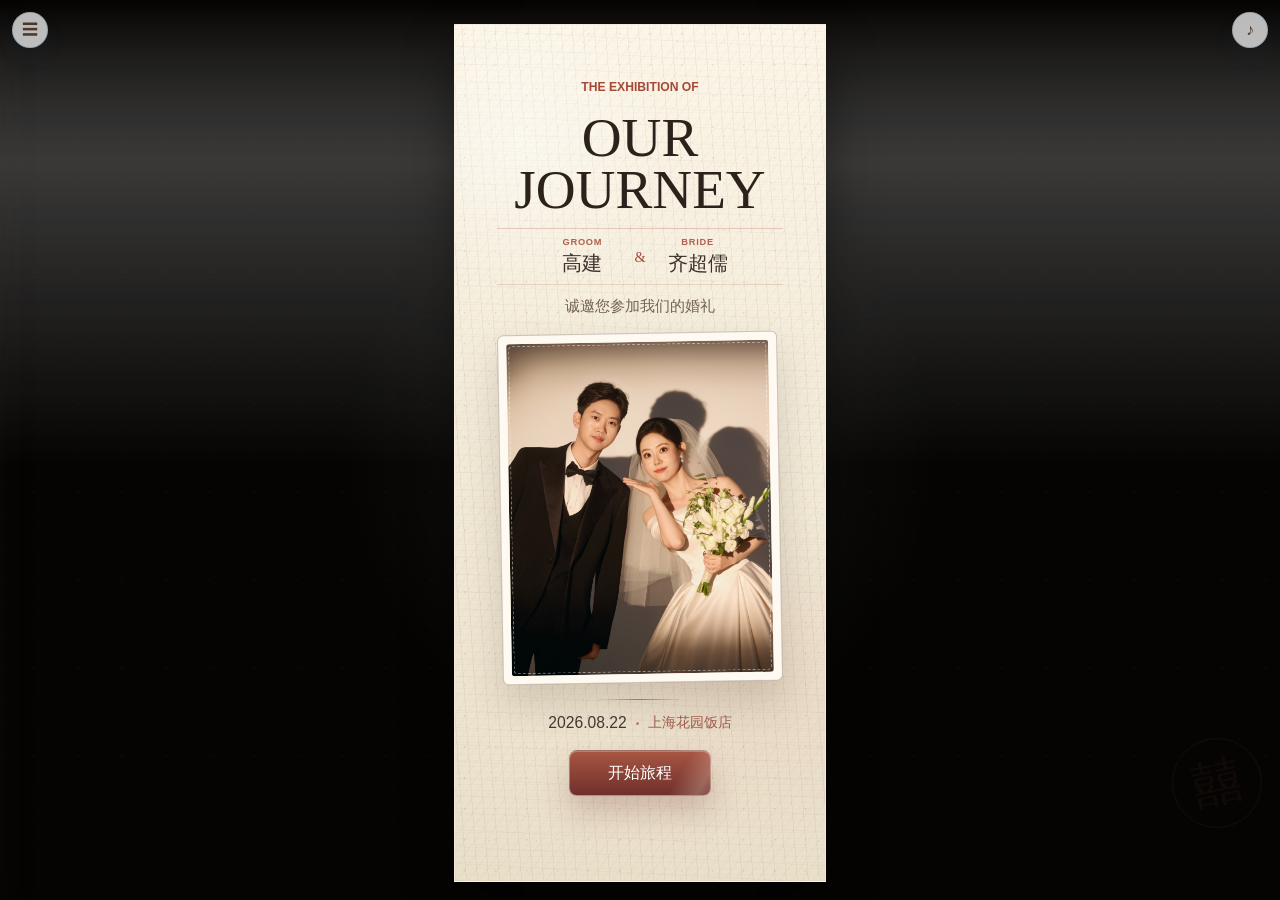
<file: classic.html>
<!doctype html>
<html lang="zh-CN">
  <head>
    <meta charset="utf-8" />
    <meta name="viewport" content="width=device-width, initial-scale=1, viewport-fit=cover" />
    <title>高建 &amp; 齐超儒 · Wedding Experience</title>
    <meta name="description" content="诚邀您参加高建与齐超儒的婚礼：2026年8月22日，上海花园饭店。一起见证属于我们的旅程。" />
    <meta property="og:type" content="website" />
    <meta property="og:locale" content="zh_CN" />
    <meta property="og:title" content="高建 &amp; 齐超儒的婚礼邀请" />
    <meta property="og:description" content="诚邀您参加我们的婚礼：2026年8月22日，上海花园饭店。一起见证属于我们的旅程。" />
    <meta property="og:image" content="https://justin.fangen.net/assets/og-classic-1.jpg" />
    <meta property="og:image:width" content="933" />
    <meta property="og:image:height" content="1400" />
    <meta property="og:image:alt" content="高建与齐超儒婚礼邀请首图" />
    <meta name="twitter:card" content="summary_large_image" />
    <meta name="twitter:title" content="高建 &amp; 齐超儒的婚礼邀请" />
    <meta name="twitter:description" content="2026年8月22日，上海花园饭店。诚邀您参加我们的婚礼。" />
    <meta name="twitter:image" content="https://justin.fangen.net/assets/og-classic-1.jpg" />
    <link rel="stylesheet" href="./styles.css" />
  </head>
  <body class="invite-page classic-page" data-mode="classic">
    <div class="top-controls" aria-label="页面控制">
      <button class="icon-button menu-button ripple-target" type="button" aria-label="打开菜单" aria-expanded="false">☰</button>
      <button class="icon-button sound-button ripple-target" type="button" aria-label="开启音乐" aria-pressed="false">♪</button>
    </div>

    <nav class="nav-drawer" aria-label="经典版导航">
      <a href="#welcome">首页</a>
      <a href="#hall-01">放映厅</a>
      <a href="#ticket">Wedding Ticket</a>
    </nav>

    <main class="screen-stack">
      <section class="scene cover-scene water-scene" id="welcome">
        <div class="scene-inner cover-inner">
          <p class="eyebrow">The Exhibition of</p>
          <h1>Our Journey</h1>
          <p class="cover-subtitle" aria-label="新郎高建，新娘齐超儒">
            <span><small>Groom</small><b>高建</b></span>
            <i aria-hidden="true">&amp;</i>
            <span><small>Bride</small><b>齐超儒</b></span>
          </p>
          <p class="cover-invite-line">诚邀您参加我们的婚礼</p>
          <figure class="cover-photo-frame photo-filled" role="button" tabindex="0" data-lightbox="封面婚纱照" data-caption="旅程从这一张照片开始。" data-lightbox-src="./assets/optimized/封面-large.jpg">
            <img src="./assets/optimized/封面-display.jpg" alt="封面婚纱照" width="933" height="1400" fetchpriority="high" />
          </figure>
          <div class="thin-rule"></div>
          <p class="cover-meta"><time data-field="date">2026.08.22</time><span>上海花园饭店</span></p>
          <button class="primary-button journey-button ripple-target" type="button" data-next="#hall-01" data-journey-start>开始旅程</button>
        </div>
      </section>

      <section class="scene gallery-scene" id="hall-01">
        <article class="scene-inner gallery-panel projector-panel projector-theater" data-projector>
          <header class="scene-heading projector-heading">
            <h2>爱的放映厅</h2>
          </header>
          <p class="story-copy">灯光暗下，胶片开始转动。那些酷酷的、明亮的、烟火里的瞬间，连成一段关于我们的短片。</p>
          <div class="projector-gallery" aria-label="可自动播放并手动滑动的照片集">
            <div class="projector-window projector-window-large" aria-label="连续播放胶片，可左右滑动">
              <div class="film-strip" data-projector-track>
                <button class="film-frame photo-filled ripple-target is-active" type="button" data-projector-frame data-projector-index="0" data-lightbox="酷酷的他" data-caption="他站在那里，像故事刚刚开场。" data-lightbox-src="./assets/optimized/酷男-large.jpg">
                  <img src="./assets/optimized/酷男-display.jpg" alt="酷酷的新郎单人照" width="933" height="1400" decoding="async" />
                </button>
                <button class="film-frame photo-filled ripple-target" type="button" data-projector-frame data-projector-index="1" data-lightbox="酷酷的她" data-caption="她一出现，画面就有了主角。" data-lightbox-src="./assets/optimized/酷女-large.jpg">
                  <img src="./assets/optimized/酷女-display.jpg" alt="酷酷的新娘单人照" width="933" height="1400" decoding="async" />
                </button>
                <button class="film-frame film-frame-wide photo-filled ripple-target" type="button" data-projector-frame data-projector-index="2" data-lightbox="酷酷的我们" data-caption="两个人站在一起，连空气都变得笃定。" data-lightbox-src="./assets/optimized/酷两人-large.jpg">
                  <img src="./assets/optimized/酷两人-display.jpg" alt="新人酷感合照" width="1400" height="933" decoding="async" />
                </button>
                <button class="film-frame photo-filled ripple-target" type="button" data-projector-frame data-projector-index="3" data-lightbox="一起奔向远方" data-caption="在开阔的地方，把快乐交给风。" data-lightbox-src="./assets/optimized/户外举手-large.jpg">
                  <img src="./assets/optimized/户外举手-display.jpg" alt="新人户外举手合照" width="933" height="1400" decoding="async" />
                </button>
                <button class="film-frame film-frame-wide photo-filled ripple-target" type="button" data-projector-frame data-projector-index="4" data-lightbox="幸福定格" data-caption="这一刻的幸福，被温柔地留下来。" data-lightbox-src="./assets/optimized/幸福-large.jpg">
                  <img src="./assets/optimized/幸福-display.jpg" alt="新人幸福合照" width="1400" height="933" decoding="async" />
                </button>
                <button class="film-frame photo-filled ripple-target" type="button" data-projector-frame data-projector-index="5" data-lightbox="烟火与约定" data-caption="在烟花前，把这一刻说成永远。" data-lightbox-src="./assets/optimized/烟花面对-large.jpg">
                  <img src="./assets/optimized/烟花面对-display.jpg" alt="新人面对烟花合照" width="933" height="1400" decoding="async" />
                </button>
                <button class="film-frame photo-filled ripple-target" type="button" data-projector-frame data-projector-index="6" data-lightbox="蓝调烟火" data-caption="夜色和烟火，都成为这份约定的背景。" data-lightbox-src="./assets/optimized/烟花蓝调-large.jpg">
                  <img src="./assets/optimized/烟花蓝调-display.jpg" alt="新人烟花蓝调合照" width="933" height="1400" decoding="async" />
                </button>
                <button class="film-frame photo-filled ripple-target" type="button" data-projector-frame data-projector-index="0" data-lightbox="酷酷的他" data-caption="他站在那里，像故事刚刚开场。" data-lightbox-src="./assets/optimized/酷男-large.jpg" aria-hidden="true" tabindex="-1">
                  <img src="./assets/optimized/酷男-display.jpg" alt="" width="933" height="1400" decoding="async" />
                </button>
                <button class="film-frame photo-filled ripple-target" type="button" data-projector-frame data-projector-index="1" data-lightbox="酷酷的她" data-caption="她一出现，画面就有了主角。" data-lightbox-src="./assets/optimized/酷女-large.jpg" aria-hidden="true" tabindex="-1">
                  <img src="./assets/optimized/酷女-display.jpg" alt="" width="933" height="1400" decoding="async" />
                </button>
                <button class="film-frame film-frame-wide photo-filled ripple-target" type="button" data-projector-frame data-projector-index="2" data-lightbox="酷酷的我们" data-caption="两个人站在一起，连空气都变得笃定。" data-lightbox-src="./assets/optimized/酷两人-large.jpg" aria-hidden="true" tabindex="-1">
                  <img src="./assets/optimized/酷两人-display.jpg" alt="" width="1400" height="933" decoding="async" />
                </button>
                <button class="film-frame photo-filled ripple-target" type="button" data-projector-frame data-projector-index="3" data-lightbox="一起奔向远方" data-caption="在开阔的地方，把快乐交给风。" data-lightbox-src="./assets/optimized/户外举手-large.jpg" aria-hidden="true" tabindex="-1">
                  <img src="./assets/optimized/户外举手-display.jpg" alt="" width="933" height="1400" decoding="async" />
                </button>
                <button class="film-frame film-frame-wide photo-filled ripple-target" type="button" data-projector-frame data-projector-index="4" data-lightbox="幸福定格" data-caption="这一刻的幸福，被温柔地留下来。" data-lightbox-src="./assets/optimized/幸福-large.jpg" aria-hidden="true" tabindex="-1">
                  <img src="./assets/optimized/幸福-display.jpg" alt="" width="1400" height="933" decoding="async" />
                </button>
                <button class="film-frame photo-filled ripple-target" type="button" data-projector-frame data-projector-index="5" data-lightbox="烟火与约定" data-caption="在烟花前，把这一刻说成永远。" data-lightbox-src="./assets/optimized/烟花面对-large.jpg" aria-hidden="true" tabindex="-1">
                  <img src="./assets/optimized/烟花面对-display.jpg" alt="" width="933" height="1400" decoding="async" />
                </button>
                <button class="film-frame photo-filled ripple-target" type="button" data-projector-frame data-projector-index="6" data-lightbox="蓝调烟火" data-caption="夜色和烟火，都成为这份约定的背景。" data-lightbox-src="./assets/optimized/烟花蓝调-large.jpg" aria-hidden="true" tabindex="-1">
                  <img src="./assets/optimized/烟花蓝调-display.jpg" alt="" width="933" height="1400" decoding="async" />
                </button>
              </div>
            </div>
          </div>
          <button class="primary-button scene-next-button ripple-target" type="button" data-next="#ticket">接受邀请</button>
        </article>
      </section>

      <section class="scene ticket-scene" id="ticket">
        <div class="scene-inner ticket-layout">
          <p class="eyebrow">Wedding Invitation</p>
          <article class="ticket-card formal-ticket invitation-card">
            <div class="ticket-main">
              <div class="invitation-overline">
                <span>Formal Invite</span>
                <span>No. 20260822</span>
              </div>
              <div class="couple-badges" aria-label="新人">
                <figure role="button" tabindex="0" data-lightbox="小时候的高建" data-caption="故事里的男主角，从这里慢慢长大。" data-lightbox-src="./assets/optimized/新郎小时候-avatar.jpg">
                  <img src="./assets/optimized/新郎小时候-avatar.jpg" alt="" width="640" height="480" decoding="async" />
                  <figcaption>Groom<br />高建</figcaption>
                </figure>
                <span aria-hidden="true">♡</span>
                <figure role="button" tabindex="0" data-lightbox="小时候的齐超儒" data-caption="故事里的女主角，也把可爱一路带到了今天。" data-lightbox-src="./assets/optimized/新娘小时候-avatar.jpg">
                  <img src="./assets/optimized/新娘小时候-avatar.jpg" alt="" width="430" height="430" decoding="async" />
                  <figcaption>Bride<br />齐超儒</figcaption>
                </figure>
              </div>
              <div class="ticket-grid invitation-details invitation-details-refined">
                <section class="detail-row">
                  <span>Date</span>
                  <strong data-field="date">2026.08.22</strong>
                </section>
                <section class="detail-row">
                  <span>Venue</span>
                  <strong data-field="venue">上海花园饭店 · 百花厅</strong>
                </section>
                <section class="detail-row">
                  <span>Address</span>
                  <strong data-field="address">上海市黄浦区茂名南路58号</strong>
                </section>
                <section class="detail-row">
                  <span>Dresscode</span>
                  <strong data-field="dresscode">白色 / 黑色 / 香槟色</strong>
                </section>
                <section class="detail-timeline" aria-label="婚礼时间轴">
                  <span>Timeline</span>
                  <ol>
                    <li><time>17:00</time><strong>草坪仪式</strong></li>
                    <li><time>18:00</time><strong>百花厅晚宴</strong></li>
                  </ol>
                </section>
              </div>
              <div class="countdown"><small>婚礼倒计时</small><strong><span data-countdown-days>--</span><em>Days</em></strong></div>
              <div class="invitation-closing">
                <p>诚邀你与我们共同见证这一日的鲜花、晚风与约定。</p>
                <span>With love and gratitude</span>
              </div>
            </div>
            <div class="handdrawn-flower" aria-hidden="true">
              <span></span>
              <span></span>
              <span></span>
            </div>
            <div class="ticket-mark" aria-hidden="true"></div>
          </article>
        </div>
      </section>

      <section class="scene ending-scene water-scene" id="ending">
        <div class="scene-inner ending-inner">
          <p class="eyebrow">See You There</p>
          <h2>Every encounter creates a ripple.</h2>
          <figure class="cover-photo-frame ending-photo-frame photo-filled" aria-label="高建与齐超儒婚纱照" role="button" tabindex="0" data-lightbox="高建与齐超儒" data-caption="期待在婚礼当天，和你一起见证这一刻。" data-lightbox-src="./assets/optimized/双人结尾-display.jpg">
            <img src="./assets/optimized/双人结尾-display.jpg" alt="" width="933" height="1400" decoding="async" />
          </figure>
          <div class="thin-rule"></div>
          <div class="ending-message">
            <p>每一次相遇，都会激起一圈涟漪。</p>
            <p>2026 年 8 月 22 日，上海花园饭店见。</p>
          </div>
          <div class="ending-details" aria-label="婚礼信息">
            <span>2026.08.22</span>
            <strong>Garden Hotel Shanghai</strong>
            <small>Gao Jian &amp; Qi Chaoru</small>
          </div>
        </div>
      </section>
    </main>

    <div class="lightbox" data-lightbox-modal hidden>
      <button class="icon-button lightbox-close ripple-target" type="button" aria-label="关闭">×</button>
      <div class="lightbox-card">
        <div class="photo-frame photo-frame-large photo-filled">
          <img data-lightbox-image alt="" />
        </div>
        <h2 data-lightbox-title>照片标题</h2>
        <p data-lightbox-caption>照片说明</p>
      </div>
    </div>

    <script src="./invite.js?v=20260702-identity-fix"></script>
  </body>
</html>
</file>
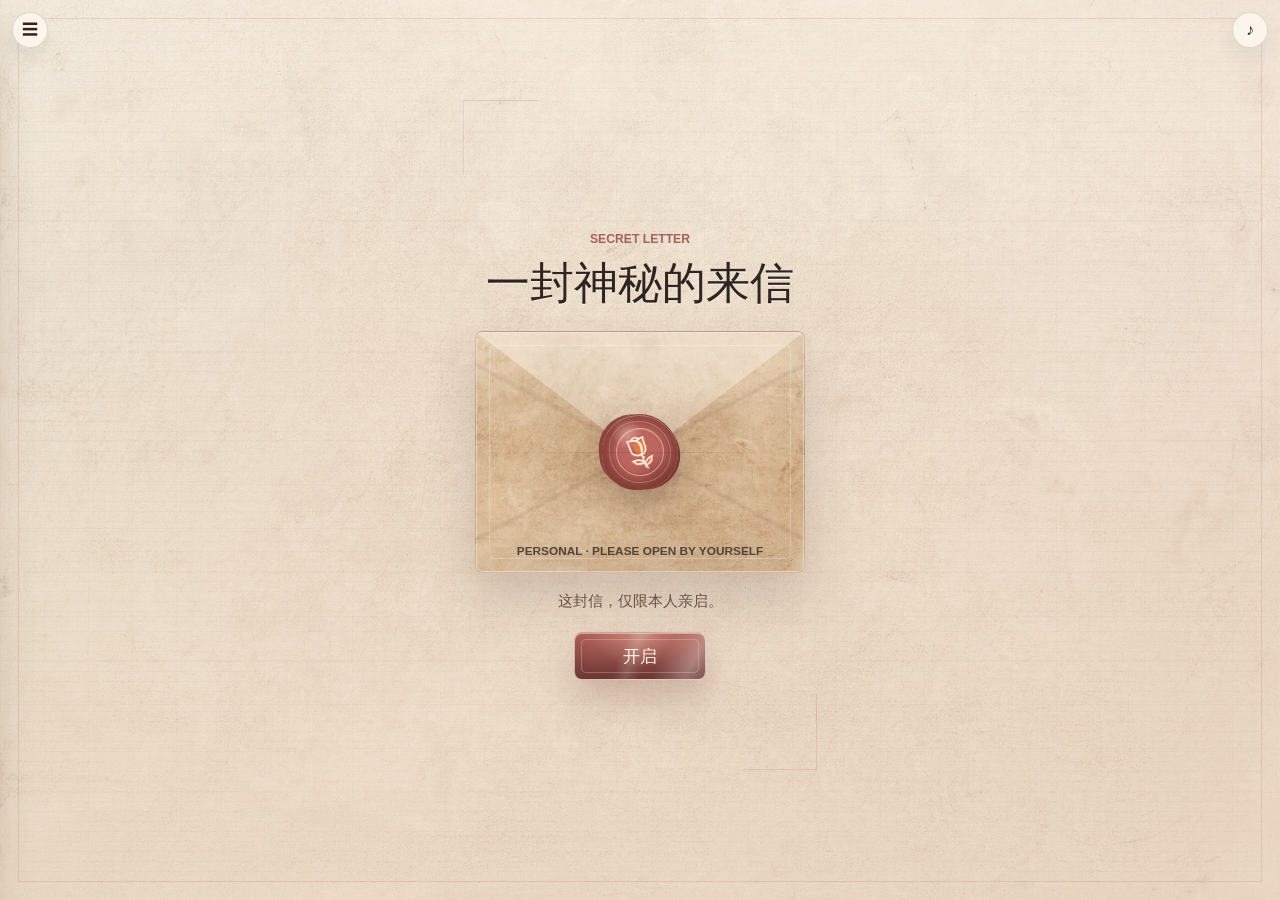
<file: witness.html>
<!doctype html>
<html lang="zh-CN">
  <head>
    <meta charset="utf-8" />
    <meta name="viewport" content="width=device-width, initial-scale=1, viewport-fit=cover" />
    <title>一封神秘的来信</title>
    <meta name="description" content="一封只为你开启的神秘来信，请确认身份后亲自拆封。" />
    <meta property="og:type" content="website" />
    <meta property="og:locale" content="zh_CN" />
    <meta property="og:title" content="一封神秘的来信" />
    <meta property="og:description" content="一封只为你开启的神秘来信，请确认身份后亲自拆封。" />
    <meta property="og:image" content="https://justin.fangen.net/assets/og-witness-letter.png" />
    <meta property="og:image:width" content="329" />
    <meta property="og:image:height" content="242" />
    <meta property="og:image:alt" content="一封神秘来信的信封" />
    <meta name="twitter:card" content="summary_large_image" />
    <meta name="twitter:title" content="一封神秘的来信" />
    <meta name="twitter:description" content="一封只为你开启的神秘来信，请确认身份后亲自拆封。" />
    <meta name="twitter:image" content="https://justin.fangen.net/assets/og-witness-letter.png" />
    <link rel="stylesheet" href="./styles.css" />
  </head>
  <body class="invite-page witness-page" data-mode="witness">
    <div class="top-controls" aria-label="页面控制">
      <button class="icon-button menu-button ripple-target" type="button" aria-label="打开菜单" aria-expanded="false">☰</button>
      <button class="icon-button sound-button ripple-target" type="button" aria-label="开启音乐" aria-pressed="false">♪</button>
    </div>

    <nav class="nav-drawer" aria-label="见证者模式导航">
      <a href="#secret-letter">神秘来信</a>
      <a href="#identity-check">确认身份</a>
      <a href="#personal-letter">专属来信</a>
      <a href="#hall-01">放映厅</a>
      <a href="#mission">见证任务</a>
    </nav>

    <main class="screen-stack">
      <section class="scene witness-cover" id="secret-letter">
        <div class="scene-inner envelope-layout">
          <p class="eyebrow">Secret Letter</p>
          <h1 class="secret-letter-title">一封神秘的来信</h1>
          <button class="envelope-card mysterious-letter-card ripple-target" type="button" data-envelope-open data-next="#identity-check" aria-label="开启神秘来信">
            <div class="envelope-flap"></div>
            <div class="wax-seal ornate-seal" aria-label="玫瑰信封封印">
              <svg class="rose-seal-icon" viewBox="0 0 1024 1024" aria-hidden="true" focusable="false">
                <path d="M605.577 573.33l-24.754-10.439c-8.798-137.788-25.5-198.183-84.701-235.612-17.447-11.333-51.149-63.824-70.534-69.043 5.219-7.009 134.806-65.763 178.2-84.553 13.571 50.254 33.851 118.85 59.5 184.911 52.044 133.911-57.711 214.736-57.711 214.736zM852.374 586.154c-45.631 59.052 13.868 103.788-41.606 175.367-14.017 18.043-28.93 33.85-43.991 47.122-10.14 0.149-18.938-2.386-25.947-7.755-32.508-25.35-13.868-103.788 41.606-175.366 14.166-18.343 33.254-35.044 53.385-49.211 17.299-4.473 25.65-1.938 16.553 9.843zM640.472 771.662c0 16.254-11.483 31.315-30.868 43.543-9.395 0.745-18.939 1.193-28.78 1.193-90.666 0-89.473-74.561-164.034-74.561-25.202 0 1.193-23.561 45.035-44.14h0.149c4.92-0.447 9.692-0.596 14.464-0.596 90.667 0 164.034 33.403 164.034 74.561z" fill="#E27E47"></path>
                <path d="M580.674 578.698c-54.28-0.745-163.121-16.993-203.7-120.789-34.746-88.876-49.658-103.788-94.394-148.525 144.051-23.561 341.936-98.569 298.094 269.314z" fill="#E27E47"></path>
                <path d="M342.818 203.782v44.736c65.071 0 114.431 18.432 146.708 54.784 43.708 49.225 60.127 133.293 48.887 250.069l-57.957 25.132c-3.394 0.184-8.088 0.357-13.765 0.357-117.217 0-154.832-57.067-166.839-91.134-30.292-85.633-68.811-168.051-93.214-217.401 18.983-5.652 42.641-11.675 68.549-15.957 23.724-3.88 46.474-5.849 67.616-5.85l0.015-44.736m-0.016 0c-25.824 0.001-51.255 2.579-74.835 6.436-70.386 11.632-124.517 34.746-124.517 34.746s67.702 126.157 114.228 257.682c38.292 108.647 157.128 120.951 209.014 120.951 15.199 0 24.66-1.057 24.66-1.057l88.728-38.474c0.298-1.789 0.447-3.579 0.596-5.368 36.663-307.662-105.941-374.922-237.874-374.916z" fill="#fff1dc"></path>
                <path d="M553.57 158.757a2316.936 2316.936 0 0 0 7.028 26.589c19.047 70.534 39.566 134.271 60.992 189.454 34.178 87.943-21.179 144.319-38.409 159.138l-2.717 1.014c-3.823-97.474-24.543-175.403-61.745-232.055-13.382-20.587-29.33-38.838-47.552-54.375a233.188 233.188 0 0 0-29.158-21.018c36.687-31.515 79.871-54.428 111.561-68.747m31.28-60.529s-145.692 46.228-218.91 145.096c27.289 7.307 53.236 19.833 76.35 39.367 14.166 12.079 27.289 26.693 38.921 44.588 35.938 54.727 58.009 138.683 54.877 264.243l-58.455 28.333 0.895 0.895 115.867-43.246 11.184-4.175s109.754-80.825 57.711-214.736c-25.649-66.061-45.93-134.657-59.5-184.911-12.23-45.182-18.94-75.454-18.94-75.454z" fill="#fff1dc"></path>
                <path d="M391.187 163.407c16.335 0 31.63 4.469 43.647 12.663-13.123 9.692-25.799 20.43-37.728 31.912-17.748-2.863-35.863-4.138-53.798-4.139a395.9 395.9 0 0 0-30.009 1.156c9.693-15.509 25.649-28.632 45.93-35.939 10.688-3.833 21.535-5.653 31.958-5.653m0.001-44.737c-15.911 0-31.745 2.786-47.063 8.28-28.985 10.443-53.384 29.733-68.762 54.338l-46.894 75.031 88.225-6.713a352.51 352.51 0 0 1 26.614-1.027c16.297 0 32 1.2 46.673 3.567l22.054 3.558 16.095-15.492c10.596-10.199 21.794-19.672 33.283-28.158l50.695-37.443-52.072-35.504c-19.609-13.37-43.416-20.437-68.848-20.437zM729.884 928.219a22.185 22.185 0 0 1-15.757-6.531c-1.646-1.638-17.322-17.745-61.731-76.956l-7.638-10.063c-22.856-29.941-46.491-60.901-56.175-118.977-13.66-81.937-56.911-135.578-57.348-136.11-7.806-9.546-6.437-23.635 3.095-31.463 9.509-7.842 23.577-6.51 31.426 3.014 2.09 2.519 51.231 62.882 66.952 157.204 7.857 47.11 26.278 71.241 47.613 99.186l7.871 10.369c42.414 56.554 57.501 72.092 57.646 72.245 8.621 8.789 8.556 22.929-0.197 31.594a22.33 22.33 0 0 1-15.757 6.488z" fill="#fff1dc"></path>
                <path d="M476.438 741.837c65.171 0 105.516 18.727 117.054 29.696-1.697 1.584-4.203 3.593-7.735 5.82-18.518 11.666-56.96 24.132-109.319 24.132-30.097 0-41.629-10.612-60.735-28.193-5.072-4.668-10.59-9.746-16.773-14.774 19.977-7.631 42.738-14.067 64.816-16.085h0.255l2.019-0.183c3.101-0.282 6.412-0.413 10.418-0.413m0-44.736c-4.772 0-9.544 0.149-14.464 0.596h-0.149c-88.131 7.158-191.771 73.965-149.42 73.965 74.561 0 73.368 74.561 164.034 74.561 54.877 0 103.341-12.228 133.166-31.018 19.386-12.228 30.868-27.289 30.868-43.543-0.001-41.158-73.368-74.561-164.035-74.561z" fill="#fff1dc"></path>
                <path d="M788.972 646.709c0.185 7.908 0.806 15.329 1.377 22.152 2.166 25.876 3.473 41.495-14.909 65.215-11.942 15.371-24.807 29.167-38.225 40.99-26.652 23.465-47.031 31.72-57.145 33.318-1.589-15.88 8.332-59.209 48.242-110.705 15.08-19.442 38.141-37.21 60.66-50.97m59.918-72.471c-3.367 0-7.804 0.712-13.069 2.074-34.745 8.799-105.727 46.079-142.858 93.947-55.474 71.578-74.114 150.016-41.606 175.366 6.883 5.288 15.474 7.8 25.274 7.8 25.02 0 57.893-16.386 90.146-44.782 15.061-13.272 29.974-29.079 43.991-47.122 55.474-71.579-4.026-116.316 41.606-175.367 6.329-8.196 4.214-11.917-3.484-11.916zM591.228 615.637l18.639 59.322 42.055-45.803-60.694-13.519z" fill="#fff1dc"></path>
                <path d="M658.755 834.616l-15.637 60.943 60.596-16.93-44.959-44.013z" fill="#fff1dc"></path>
              </svg>
            </div>
            <span>Personal · Please Open By Yourself</span>
          </button>
          <p class="small-note">这封信，仅限本人亲启。</p>
          <button class="primary-button ripple-target" type="button" data-envelope-open data-next="#identity-check">开启</button>
        </div>
      </section>

      <section class="scene identity-scene" id="identity-check">
        <div class="scene-inner identity-layout">
          <p class="eyebrow">Identity Check</p>
          <form class="identity-paper" data-identity-form>
            <h2>请确认你的身份</h2>
            <label class="field-label">请输入你的名字<input type="text" name="guestName" autocomplete="name" placeholder="你的名字" /></label>
            <div class="choice-stack" role="radiogroup" aria-label="身份确认">
              <label data-identity-choice="self"><input type="radio" name="identity" value="self" checked /> <span>我就是本人</span></label>
              <label data-identity-choice="other"><input type="radio" name="identity" value="other" /> <span>不是本人</span></label>
            </div>
            <button class="primary-button ripple-target" type="submit">确认身份</button>
            <p class="identity-alert" data-identity-alert role="status" aria-live="polite" hidden></p>
            <div class="identity-reveal" role="status" aria-live="polite">
              <div class="identity-reveal-seal" aria-hidden="true">
                <span></span>
                <span></span>
                <span></span>
                <span></span>
              </div>
              <strong>身份已确认</strong>
              <small>信件正在展开</small>
            </div>
          </form>
          <p class="small-note">确认后，信件将为你亲自展开。</p>
        </div>
      </section>

      <section class="scene denied-scene" id="identity-denied" hidden>
        <div class="scene-inner denied-layout">
          <button class="sealed-envelope secret-seal-trigger ripple-target" type="button" data-passphrase-open aria-label="尝试暗号开启信件">
            <span>!</span>
          </button>
          <h2>这封信，似乎并不愿意被别人打开。</h2>
          <p>请找到真正的收件人。</p>
          <form class="passphrase-panel" data-passphrase-form hidden>
            <p class="passphrase-whisper">隐藏彩蛋已触发：专属神秘暗号出现，答对即可用「神秘人」身份亲启。</p>
            <h3>天官赐福</h3>
            <label class="field-label">请对下半句<input type="text" name="passphrase" autocomplete="off" placeholder="输入暗号答案" /></label>
            <p class="passphrase-result" data-passphrase-result role="status" aria-live="polite"></p>
            <button class="primary-button ripple-target" type="submit">尝试开启</button>
          </form>
          <button class="primary-button ripple-target" type="button" data-next="#identity-check">我找到本人了</button>
        </div>
      </section>

      <section class="scene letter-scene witness-letter-scene" id="personal-letter">
        <div class="scene-inner letter-layout">
          <p class="eyebrow">Personal Letter</p>
          <article class="paper-letter">
            <span class="stamp" data-letter-stamp>Witness</span>
            <h2 data-letter-greeting>亲爱的 <span data-guest-name>亲友</span>：</h2>
            <div class="letter-copy" data-letter-copy>
              <p>谢谢你一直以来的陪伴与支持。那些一起笑过、聊过、走过的日子，已经悄悄变成我们故事里很重要的一部分。</p>
              <p>因为在我们的人生旅程里，你曾留下属于你的那一圈涟漪。</p>
              <p>所以今天，我们想邀请你继续见证下一章节。</p>
            </div>
            <div class="letter-signoff">
              <figure role="button" tabindex="0" data-lightbox="小时候的新郎" data-caption="写信的人之一，从这张照片里一路长大。" data-lightbox-src="./assets/optimized/新郎小时候-avatar.jpg">
                <img src="./assets/optimized/新郎小时候-avatar.jpg" alt="新郎小时候照片" width="640" height="480" decoding="async" />
              </figure>
              <p class="signature" data-letter-signature>新郎 ♡ 新娘</p>
              <figure role="button" tabindex="0" data-lightbox="小时候的新娘" data-caption="写信的人之一，把可爱带到了今天。" data-lightbox-src="./assets/optimized/新娘小时候-avatar.jpg">
                <img src="./assets/optimized/新娘小时候-avatar.jpg" alt="新娘小时候照片" width="430" height="430" decoding="async" />
              </figure>
            </div>
          </article>
          <button class="primary-button letter-next-button ripple-target" type="button" data-next="#hall-01">进入放映厅</button>
        </div>
      </section>

      <section class="scene memory-scene" id="hall-01">
        <article class="scene-inner gallery-panel projector-panel projector-theater witness-projector" data-projector>
          <header class="scene-heading projector-heading">
            <h2>爱的放映厅</h2>
          </header>
          <p class="story-copy">灯光暗下，胶片开始转动。那些酷酷的、明亮的、烟火里的瞬间，连成一段关于我们的短片。</p>
          <div class="projector-gallery" aria-label="可自动播放并手动滑动的照片集">
            <div class="projector-window projector-window-large" aria-label="连续播放胶片">
              <div class="film-strip" data-projector-track>
                <button class="film-frame photo-filled ripple-target is-active" type="button" data-projector-frame data-projector-index="0" data-lightbox="酷酷的他" data-caption="他站在那里，像故事刚刚开场。" data-lightbox-src="./assets/optimized/酷男-large.jpg">
                  <img src="./assets/optimized/酷男-display.jpg" alt="酷酷的新郎单人照" width="933" height="1400" decoding="async" />
                </button>
                <button class="film-frame photo-filled ripple-target" type="button" data-projector-frame data-projector-index="1" data-lightbox="酷酷的她" data-caption="她一出现，画面就有了主角。" data-lightbox-src="./assets/optimized/酷女-large.jpg">
                  <img src="./assets/optimized/酷女-display.jpg" alt="酷酷的新娘单人照" width="933" height="1400" decoding="async" />
                </button>
                <button class="film-frame film-frame-wide photo-filled ripple-target" type="button" data-projector-frame data-projector-index="2" data-lightbox="酷酷的我们" data-caption="两个人站在一起，连空气都变得笃定。" data-lightbox-src="./assets/optimized/酷两人-large.jpg">
                  <img src="./assets/optimized/酷两人-display.jpg" alt="新人酷感合照" width="1400" height="933" decoding="async" />
                </button>
                <button class="film-frame photo-filled ripple-target" type="button" data-projector-frame data-projector-index="3" data-lightbox="一起奔向远方" data-caption="在开阔的地方，把快乐交给风。" data-lightbox-src="./assets/optimized/户外举手-large.jpg">
                  <img src="./assets/optimized/户外举手-display.jpg" alt="新人户外举手合照" width="933" height="1400" decoding="async" />
                </button>
                <button class="film-frame film-frame-wide photo-filled ripple-target" type="button" data-projector-frame data-projector-index="4" data-lightbox="幸福定格" data-caption="这一刻的幸福，被温柔地留下来。" data-lightbox-src="./assets/optimized/幸福-large.jpg">
                  <img src="./assets/optimized/幸福-display.jpg" alt="新人幸福合照" width="1400" height="933" decoding="async" />
                </button>
                <button class="film-frame photo-filled ripple-target" type="button" data-projector-frame data-projector-index="5" data-lightbox="烟火与约定" data-caption="在烟花前，把这一刻说成永远。" data-lightbox-src="./assets/optimized/烟花面对-large.jpg">
                  <img src="./assets/optimized/烟花面对-display.jpg" alt="新人面对烟花合照" width="933" height="1400" decoding="async" />
                </button>
                <button class="film-frame photo-filled ripple-target" type="button" data-projector-frame data-projector-index="6" data-lightbox="蓝调烟火" data-caption="夜色和烟火，都成为这份约定的背景。" data-lightbox-src="./assets/optimized/烟花蓝调-large.jpg">
                  <img src="./assets/optimized/烟花蓝调-display.jpg" alt="新人烟花蓝调合照" width="933" height="1400" decoding="async" />
                </button>
                <button class="film-frame photo-filled ripple-target" type="button" data-projector-frame data-projector-index="7" data-lightbox="东京街头" data-caption="在异国的街头，把平凡的一天也走成纪念。" data-lightbox-src="./assets/optimized/东京情侣-large.jpg">
                  <img src="./assets/optimized/东京情侣-display.jpg" alt="东京情侣旅行合照" width="1046" height="1400" decoding="async" />
                </button>
                <button class="film-frame photo-filled ripple-target" type="button" data-projector-frame data-projector-index="8" data-lightbox="华严寺古风" data-caption="在古寺的风里，留下一张认真又浪漫的合影。" data-lightbox-src="./assets/optimized/大同华严寺古风-large.jpg">
                  <img src="./assets/optimized/大同华严寺古风-display.jpg" alt="大同华严寺古风合照" width="933" height="1400" decoding="async" />
                </button>
                <button class="film-frame photo-filled ripple-target" type="button" data-projector-frame data-projector-index="9" data-lightbox="大头贴时刻" data-caption="靠得很近的一格照片，藏着最轻松的快乐。" data-lightbox-src="./assets/optimized/大头贴情侣-large.jpg">
                  <img src="./assets/optimized/大头贴情侣-display.jpg" alt="情侣大头贴合照" width="1050" height="1400" decoding="async" />
                </button>
                <button class="film-frame photo-filled ripple-target" type="button" data-projector-frame data-projector-index="10" data-lightbox="新疆月亮湾" data-caption="山水辽阔，而我们把彼此放在画面中间。" data-lightbox-src="./assets/optimized/新疆月亮湾-large.jpg">
                  <img src="./assets/optimized/新疆月亮湾-display.jpg" alt="新疆月亮湾旅行合照" width="1050" height="1400" decoding="async" />
                </button>
                <button class="film-frame photo-filled ripple-target" type="button" data-projector-frame data-projector-index="11" data-lightbox="法兰西铁塔" data-caption="在铁塔下抬头，也把未来想得更远一点。" data-lightbox-src="./assets/optimized/法兰西埃菲尔铁塔-large.jpg">
                  <img src="./assets/optimized/法兰西埃菲尔铁塔-display.jpg" alt="法兰西埃菲尔铁塔合照" width="1002" height="1400" decoding="async" />
                </button>
                <button class="film-frame photo-filled ripple-target" type="button" data-projector-frame data-projector-index="12" data-lightbox="泰兰德情侣" data-caption="热带的风和笑容，都被这一天好好收藏。" data-lightbox-src="./assets/optimized/泰兰德情侣-large.jpg">
                  <img src="./assets/optimized/泰兰德情侣-display.jpg" alt="泰兰德情侣旅行合照" width="1012" height="1400" decoding="async" />
                </button>
                <button class="film-frame film-frame-wide photo-filled ripple-target" type="button" data-projector-frame data-projector-index="13" data-lightbox="稻城亚丁牛奶海" data-caption="走到很远的地方，也走在同一段风景里。" data-lightbox-src="./assets/optimized/稻城亚丁牛奶海-large.jpg">
                  <img src="./assets/optimized/稻城亚丁牛奶海-display.jpg" alt="稻城亚丁牛奶海旅行合照" width="1400" height="933" decoding="async" />
                </button>
                <button class="film-frame photo-filled ripple-target" type="button" data-projector-frame data-projector-index="0" data-lightbox="酷酷的他" data-caption="他站在那里，像故事刚刚开场。" data-lightbox-src="./assets/optimized/酷男-large.jpg" aria-hidden="true" tabindex="-1">
                  <img src="./assets/optimized/酷男-display.jpg" alt="" width="933" height="1400" decoding="async" />
                </button>
                <button class="film-frame photo-filled ripple-target" type="button" data-projector-frame data-projector-index="1" data-lightbox="酷酷的她" data-caption="她一出现，画面就有了主角。" data-lightbox-src="./assets/optimized/酷女-large.jpg" aria-hidden="true" tabindex="-1">
                  <img src="./assets/optimized/酷女-display.jpg" alt="" width="933" height="1400" decoding="async" />
                </button>
                <button class="film-frame film-frame-wide photo-filled ripple-target" type="button" data-projector-frame data-projector-index="2" data-lightbox="酷酷的我们" data-caption="两个人站在一起，连空气都变得笃定。" data-lightbox-src="./assets/optimized/酷两人-large.jpg" aria-hidden="true" tabindex="-1">
                  <img src="./assets/optimized/酷两人-display.jpg" alt="" width="1400" height="933" decoding="async" />
                </button>
                <button class="film-frame photo-filled ripple-target" type="button" data-projector-frame data-projector-index="3" data-lightbox="一起奔向远方" data-caption="在开阔的地方，把快乐交给风。" data-lightbox-src="./assets/optimized/户外举手-large.jpg" aria-hidden="true" tabindex="-1">
                  <img src="./assets/optimized/户外举手-display.jpg" alt="" width="933" height="1400" decoding="async" />
                </button>
                <button class="film-frame film-frame-wide photo-filled ripple-target" type="button" data-projector-frame data-projector-index="4" data-lightbox="幸福定格" data-caption="这一刻的幸福，被温柔地留下来。" data-lightbox-src="./assets/optimized/幸福-large.jpg" aria-hidden="true" tabindex="-1">
                  <img src="./assets/optimized/幸福-display.jpg" alt="" width="1400" height="933" decoding="async" />
                </button>
                <button class="film-frame photo-filled ripple-target" type="button" data-projector-frame data-projector-index="5" data-lightbox="烟火与约定" data-caption="在烟花前，把这一刻说成永远。" data-lightbox-src="./assets/optimized/烟花面对-large.jpg" aria-hidden="true" tabindex="-1">
                  <img src="./assets/optimized/烟花面对-display.jpg" alt="" width="933" height="1400" decoding="async" />
                </button>
                <button class="film-frame photo-filled ripple-target" type="button" data-projector-frame data-projector-index="6" data-lightbox="蓝调烟火" data-caption="夜色和烟火，都成为这份约定的背景。" data-lightbox-src="./assets/optimized/烟花蓝调-large.jpg" aria-hidden="true" tabindex="-1">
                  <img src="./assets/optimized/烟花蓝调-display.jpg" alt="" width="933" height="1400" decoding="async" />
                </button>
                <button class="film-frame photo-filled ripple-target" type="button" data-projector-frame data-projector-index="7" data-lightbox="东京街头" data-caption="在异国的街头，把平凡的一天也走成纪念。" data-lightbox-src="./assets/optimized/东京情侣-large.jpg" aria-hidden="true" tabindex="-1">
                  <img src="./assets/optimized/东京情侣-display.jpg" alt="" width="1046" height="1400" decoding="async" />
                </button>
                <button class="film-frame photo-filled ripple-target" type="button" data-projector-frame data-projector-index="8" data-lightbox="华严寺古风" data-caption="在古寺的风里，留下一张认真又浪漫的合影。" data-lightbox-src="./assets/optimized/大同华严寺古风-large.jpg" aria-hidden="true" tabindex="-1">
                  <img src="./assets/optimized/大同华严寺古风-display.jpg" alt="" width="933" height="1400" decoding="async" />
                </button>
                <button class="film-frame photo-filled ripple-target" type="button" data-projector-frame data-projector-index="9" data-lightbox="大头贴时刻" data-caption="靠得很近的一格照片，藏着最轻松的快乐。" data-lightbox-src="./assets/optimized/大头贴情侣-large.jpg" aria-hidden="true" tabindex="-1">
                  <img src="./assets/optimized/大头贴情侣-display.jpg" alt="" width="1050" height="1400" decoding="async" />
                </button>
                <button class="film-frame photo-filled ripple-target" type="button" data-projector-frame data-projector-index="10" data-lightbox="新疆月亮湾" data-caption="山水辽阔，而我们把彼此放在画面中间。" data-lightbox-src="./assets/optimized/新疆月亮湾-large.jpg" aria-hidden="true" tabindex="-1">
                  <img src="./assets/optimized/新疆月亮湾-display.jpg" alt="" width="1050" height="1400" decoding="async" />
                </button>
                <button class="film-frame photo-filled ripple-target" type="button" data-projector-frame data-projector-index="11" data-lightbox="法兰西铁塔" data-caption="在铁塔下抬头，也把未来想得更远一点。" data-lightbox-src="./assets/optimized/法兰西埃菲尔铁塔-large.jpg" aria-hidden="true" tabindex="-1">
                  <img src="./assets/optimized/法兰西埃菲尔铁塔-display.jpg" alt="" width="1002" height="1400" decoding="async" />
                </button>
                <button class="film-frame photo-filled ripple-target" type="button" data-projector-frame data-projector-index="12" data-lightbox="泰兰德情侣" data-caption="热带的风和笑容，都被这一天好好收藏。" data-lightbox-src="./assets/optimized/泰兰德情侣-large.jpg" aria-hidden="true" tabindex="-1">
                  <img src="./assets/optimized/泰兰德情侣-display.jpg" alt="" width="1012" height="1400" decoding="async" />
                </button>
                <button class="film-frame film-frame-wide photo-filled ripple-target" type="button" data-projector-frame data-projector-index="13" data-lightbox="稻城亚丁牛奶海" data-caption="走到很远的地方，也走在同一段风景里。" data-lightbox-src="./assets/optimized/稻城亚丁牛奶海-large.jpg" aria-hidden="true" tabindex="-1">
                  <img src="./assets/optimized/稻城亚丁牛奶海-display.jpg" alt="" width="1400" height="933" decoding="async" />
                </button>
              </div>
            </div>
          </div>
          <button class="primary-button projector-mission-button ripple-target" type="button" data-next="#mission">领取见证任务</button>
        </article>
      </section>

      <section class="scene mission-scene" id="mission">
        <div class="scene-inner mission-layout">
          <p class="eyebrow">Mission Received</p>
          <article class="mission-paper">
            <div class="mission-topline">
              <h2>Mission Received</h2>
              <span>Top Secret</span>
            </div>
            <div class="mission-id-card">
              <span>Witness ID</span>
              <strong data-mission-code>RADIANT-27</strong>
            </div>
            <dl class="mission-details">
              <div><dt>Role</dt><dd>婚礼见证官</dd></div>
              <div><dt>Date</dt><dd data-field="date">2026.08.22</dd></div>
              <div><dt>Venue</dt><dd data-field="venue">上海花园饭店 · 百花厅</dd></div>
              <div><dt>Addr.</dt><dd data-field="address">上海市黄浦区茂名南路58号</dd></div>
              <div><dt>Dress</dt><dd data-field="dresscode">白色 / 黑色 / 香槟色</dd></div>
            </dl>
            <section class="mission-timeline" aria-label="婚礼时间轴">
              <span>Timeline</span>
              <ol>
                <li><time>17:00</time><strong>草坪仪式</strong></li>
                <li><time>18:00</time><strong>百花厅晚宴</strong></li>
              </ol>
            </section>
            <div class="mission-proof">
              <figure class="mission-proof-photo photo-filled" role="button" tabindex="0" data-lightbox="见证任务合照" data-caption="把这张靠得很近的合照，交给见证官收藏。" data-lightbox-src="./assets/optimized/贴脸合照-display.jpg">
                <img src="./assets/optimized/贴脸合照-display.jpg" alt="新人贴脸合照" width="506" height="900" decoding="async" />
              </figure>
              <ul class="mission-list">
                <li>见证我们的誓言</li>
                <li>分享我们的幸福</li>
                <li>留下属于你的笑容</li>
              </ul>
            </div>
            <button class="primary-button stamp-button ripple-target" type="button" data-next="#mission-accepted">接受任务 ✓</button>
          </article>
        </div>
      </section>

      <section class="scene accepted-scene" id="mission-accepted">
        <div class="scene-inner accepted-layout">
          <p class="eyebrow">Mission Accepted</p>
          <figure class="accepted-photo photo-filled" role="button" tabindex="0" data-lightbox="Mission Accepted" data-caption="期待在婚礼当天，和你一起见证这一刻。" data-lightbox-src="./assets/optimized/封面-large.jpg">
            <img src="./assets/optimized/封面-display.jpg" alt="新人经典版封面照" width="933" height="1400" decoding="async" />
            <figcaption>Starring · Us</figcaption>
          </figure>
          <h2>Mission Accepted.<span class="accepted-inline-check" aria-hidden="true">✓</span></h2>
          <p>谢谢你，<span data-guest-name>张三</span></p>
          <p>你已成功接受见证任务。</p>
          <div class="accepted-event-card" aria-label="婚礼时间地点">
            <time data-field="date">2026.08.22</time>
            <span data-field="venue">上海花园饭店 · 百花厅</span>
          </div>
          <p>我们现场见！</p>
        </div>
      </section>
    </main>

    <div class="lightbox" data-lightbox-modal hidden>
      <button class="icon-button lightbox-close ripple-target" type="button" aria-label="关闭">×</button>
      <div class="lightbox-card">
        <div class="photo-frame photo-frame-large photo-filled">
          <img data-lightbox-image alt="" />
        </div>
        <h2 data-lightbox-title>照片标题</h2>
        <p data-lightbox-caption>照片说明</p>
      </div>
    </div>

    <script src="./invite.js?v=20260706-witness-media"></script>
  </body>
</html>
</file>
<file: styles.css>
:root {
  --ink: #163b67;
  --ink-deep: #0f2c4f;
  --blue: #1d568c;
  --blue-soft: #dcecf7;
  --blue-pale: #f3f9fd;
  --paper: #f7f1e6;
  --paper-deep: #eadfcf;
  --sage: #789789;
  --seal: #9a6540;
  --stamp: #b24c3d;
  --line: rgba(22, 59, 103, 0.18);
  --shadow: 0 18px 40px rgba(38, 78, 112, 0.16);
  --soft-shadow: 0 10px 24px rgba(38, 78, 112, 0.1);
  --radius: 8px;
}

* {
  box-sizing: border-box;
}

html,
body {
  min-height: 100%;
  margin: 0;
}

html {
  scroll-behavior: smooth;
}

body {
  color: var(--ink);
  background:
    linear-gradient(180deg, rgba(255, 255, 255, 0.85), rgba(235, 245, 252, 0.9)),
    radial-gradient(circle at 50% 0%, rgba(122, 177, 216, 0.18), transparent 42%),
    #f7fbff;
  font-family: "Songti SC", "Noto Serif SC", "STSong", Georgia, serif;
  letter-spacing: 0;
}

button,
input,
select,
textarea {
  font: inherit;
}

input,
select,
textarea {
  font-size: 16px;
}

button {
  color: inherit;
}

a {
  color: inherit;
  text-decoration: none;
}

[hidden] {
  display: none !important;
}

.entry-page {
  min-height: 100svh;
  overflow-x: hidden;
}

.entry-shell {
  width: min(100%, 1080px);
  min-height: 100svh;
  margin: 0 auto;
  padding: 34px 18px 42px;
  display: grid;
  align-content: center;
  gap: 28px;
}

.entry-hero {
  text-align: center;
}

.eyebrow,
.mode-kicker {
  margin: 0 0 10px;
  color: var(--blue);
  font-family: "Avenir Next", "Helvetica Neue", Arial, sans-serif;
  font-size: 0.76rem;
  text-transform: uppercase;
}

.entry-hero h1 {
  margin: 0;
  color: var(--ink-deep);
  font-size: 1.85rem;
  font-weight: 600;
  line-height: 1.28;
  overflow-wrap: anywhere;
}

.entry-hero p {
  margin: 10px 0 0;
}

.entry-date {
  font-family: "Avenir Next", "Helvetica Neue", Arial, sans-serif;
}

.mode-grid {
  display: grid;
  gap: 16px;
}

.mode-card {
  position: relative;
  overflow: hidden;
  min-height: 320px;
  padding: 16px;
  display: flex;
  flex-direction: column;
  justify-content: flex-end;
  border: 1px solid rgba(29, 86, 140, 0.16);
  border-radius: var(--radius);
  background: rgba(255, 255, 255, 0.76);
  box-shadow: var(--soft-shadow);
  isolation: isolate;
}

.mode-card::after {
  content: "";
  position: absolute;
  inset: 0;
  background: linear-gradient(180deg, transparent 25%, rgba(247, 251, 255, 0.92) 70%, #fff 100%);
  z-index: -1;
}

.mode-card img {
  position: absolute;
  inset: 0;
  width: 100%;
  height: 100%;
  object-fit: cover;
  object-position: top center;
  z-index: -2;
  filter: saturate(0.94);
}

.mode-card strong {
  display: block;
  margin-bottom: 8px;
  color: var(--ink-deep);
  font-size: 1.35rem;
}

.mode-card span:last-child {
  line-height: 1.7;
}

.invite-page {
  height: 100svh;
  overflow: hidden;
  background: #f7fbff;
}

.classic-page {
  --ink: #4a372c;
  --ink-deep: #2c211b;
  --blue: #7a5a42;
  --blue-soft: #e5ece2;
  --blue-pale: #f7f4ed;
  --paper: #fbf6ea;
  --paper-deep: #e6dac4;
  --sage: #6f8373;
  --seal: #8f3f32;
  --stamp: #a54937;
  --line: rgba(74, 55, 44, 0.18);
  --shadow: 0 18px 42px rgba(70, 53, 39, 0.16);
  --soft-shadow: 0 12px 26px rgba(70, 53, 39, 0.1);
  background: #050403;
  font-family: "Kaiti SC", "STKaiti", "Songti SC", "Noto Serif SC", Georgia, serif;
}

.classic-page::before,
.classic-page::after {
  content: "";
  position: fixed;
  inset: 0;
  pointer-events: none;
  z-index: 0;
}

.classic-page::before {
  background:
    radial-gradient(circle at 18% 28%, rgba(74, 55, 44, 0.1) 0 0.8px, transparent 1.2px),
    radial-gradient(circle at 74% 18%, rgba(165, 73, 55, 0.075) 0 0.9px, transparent 1.4px),
    radial-gradient(circle at 68% 76%, rgba(111, 131, 115, 0.09) 0 0.8px, transparent 1.3px),
    repeating-linear-gradient(112deg, rgba(74, 55, 44, 0.026) 0 1px, transparent 1px 10px);
  background-size: 28px 28px, 42px 42px, 56px 56px, 100% 100%;
  mix-blend-mode: multiply;
  opacity: 0.58;
}

.classic-page::after {
  content: "囍";
  inset: auto 18px 72px auto;
  width: 88px;
  height: 88px;
  display: grid;
  place-items: center;
  border: 1px solid rgba(165, 73, 55, 0.12);
  border-radius: 50%;
  color: rgba(165, 73, 55, 0.08);
  font-family: "Kaiti SC", "STKaiti", serif;
  font-size: 3.15rem;
  transform: rotate(-12deg);
}

.classic-page .screen-stack {
  background: #050403;
}

.witness-page {
  --witness-paper-texture: url("./assets/背景1.jpg");
  --ink: #53362f;
  --ink-deep: #2f2420;
  --blue: #9b554e;
  --blue-soft: #e6d5ca;
  --blue-pale: #fbf4ec;
  --paper: #fbf1e4;
  --paper-deep: #e8d5c2;
  --sage: #74846f;
  --seal: #a74f4a;
  --stamp: #9b554e;
  --line: rgba(83, 54, 47, 0.16);
  --shadow: 0 18px 42px rgba(72, 47, 38, 0.16);
  --soft-shadow: 0 12px 28px rgba(72, 47, 38, 0.1);
  background: #fbf4ec;
}

.screen-stack {
  height: 100svh;
  overflow-y: auto;
  overflow-x: hidden;
  scroll-snap-type: y mandatory;
}

.scene {
  position: relative;
  min-height: 100svh;
  padding: 16px;
  display: grid;
  place-items: center;
  scroll-snap-align: start;
  background:
    linear-gradient(180deg, rgba(255, 255, 255, 0.82), rgba(242, 248, 252, 0.94)),
    #f7fbff;
  isolation: isolate;
}

.scene::before {
  content: "";
  position: absolute;
  inset: 0;
  pointer-events: none;
  background-image:
    linear-gradient(rgba(22, 59, 103, 0.035) 1px, transparent 1px),
    linear-gradient(90deg, rgba(22, 59, 103, 0.025) 1px, transparent 1px);
  background-size: 44px 44px;
  mask-image: linear-gradient(180deg, transparent, black 18%, black 82%, transparent);
  z-index: -1;
}

.classic-page .scene {
  background:
    radial-gradient(circle at 50% 50%, rgba(255, 248, 232, 0.06), transparent 34%),
    #050403;
}

.classic-page .scene::before {
  background-image:
    radial-gradient(circle at 50% 50%, rgba(255, 248, 232, 0.08) 0 0.7px, transparent 1px);
  background-size: 34px 34px;
  opacity: 0.36;
}

.scene-inner {
  width: min(100%, 420px);
  min-height: calc(100svh - 32px);
  padding: 42px 16px 34px;
  display: flex;
  flex-direction: column;
  justify-content: center;
}

.top-controls {
  position: fixed;
  top: max(12px, env(safe-area-inset-top));
  left: 12px;
  right: 12px;
  z-index: 20;
  display: flex;
  justify-content: space-between;
  pointer-events: none;
}

.icon-button {
  width: 36px;
  height: 36px;
  display: inline-grid;
  place-items: center;
  border: 1px solid rgba(22, 59, 103, 0.16);
  border-radius: 50%;
  background: rgba(255, 255, 255, 0.72);
  box-shadow: 0 10px 20px rgba(22, 59, 103, 0.08);
  backdrop-filter: blur(12px);
  pointer-events: auto;
}

.sound-button[aria-pressed="true"] {
  background: var(--ink);
  color: #fff;
}

.nav-drawer {
  position: fixed;
  inset: 0 auto 0 0;
  width: min(76vw, 310px);
  padding: calc(env(safe-area-inset-top) + 74px) 22px 28px;
  display: flex;
  flex-direction: column;
  gap: 10px;
  transform: translateX(-102%);
  transition: transform 320ms ease;
  background: rgba(247, 251, 255, 0.94);
  border-right: 1px solid var(--line);
  box-shadow: var(--shadow);
  z-index: 18;
  backdrop-filter: blur(18px);
}

.nav-drawer.is-open {
  transform: translateX(0);
}

.nav-drawer a {
  padding: 13px 12px;
  border: 1px solid rgba(29, 86, 140, 0.14);
  border-radius: var(--radius);
  background: rgba(255, 255, 255, 0.58);
}

.nav-drawer a.is-locked {
  cursor: default;
  opacity: 0.44;
  filter: grayscale(0.25);
}

.nav-drawer a.is-denied {
  animation: navDenied 420ms ease both;
}

.water-scene {
  overflow: hidden;
  background:
    linear-gradient(180deg, rgba(255, 255, 255, 0.45), rgba(211, 236, 248, 0.18)),
    url("./assets/water-ripple-bg.png") center / cover no-repeat,
    linear-gradient(180deg, #f9fdff 0%, #e9f6fc 46%, #b7ddf0 100%);
}

.water-scene::before {
  content: "";
  position: absolute;
  inset: 0;
  pointer-events: none;
  background:
    radial-gradient(circle at 18% 22%, rgba(255, 255, 255, 0.42), transparent 26%),
    radial-gradient(circle at 78% 18%, rgba(255, 255, 255, 0.2), transparent 30%),
    linear-gradient(180deg, rgba(255, 255, 255, 0.28), transparent 48%, rgba(16, 76, 124, 0.06));
  opacity: 0.8;
  animation: waterDrift 10s ease-in-out infinite alternate;
  z-index: -1;
}

.water-scene::after {
  display: none;
}

.classic-page .water-scene {
  background:
    radial-gradient(circle at 50% 50%, rgba(255, 248, 232, 0.08), transparent 38%),
    #050403;
}

.classic-page .water-scene::before {
  background:
    radial-gradient(circle at 12% 22%, rgba(74, 55, 44, 0.08) 0 0.8px, transparent 1.4px),
    radial-gradient(circle at 78% 18%, rgba(165, 73, 55, 0.07) 0 0.9px, transparent 1.4px),
    linear-gradient(180deg, rgba(255, 255, 255, 0.34), transparent 52%);
  background-size: 30px 30px, 44px 44px, 100% 100%;
  opacity: 0.95;
}

.classic-page .cover-scene::after {
  content: "";
  position: absolute;
  inset: 20px;
  pointer-events: none;
  border: 1px solid rgba(74, 55, 44, 0.05);
  background:
    linear-gradient(90deg, transparent, rgba(255, 255, 255, 0.18), transparent),
    repeating-linear-gradient(0deg, rgba(255, 255, 255, 0.12) 0 1px, transparent 1px 12px);
  mix-blend-mode: soft-light;
  z-index: -1;
}

.classic-page .ending-scene::after {
  content: "";
  position: absolute;
  inset: 20px;
  pointer-events: none;
  border: 1px solid rgba(74, 55, 44, 0.06);
  background:
    radial-gradient(circle at 76% 76%, rgba(165, 73, 55, 0.11), transparent 24%),
    linear-gradient(90deg, transparent, rgba(255, 255, 255, 0.2), transparent),
    repeating-linear-gradient(0deg, rgba(255, 255, 255, 0.11) 0 1px, transparent 1px 12px);
  mix-blend-mode: soft-light;
  z-index: -1;
}

.cover-inner {
  align-items: center;
  text-align: center;
  color: #fff;
  gap: 12px;
  text-shadow: 0 2px 18px rgba(13, 49, 82, 0.24);
}

.classic-page .cover-inner {
  position: relative;
  overflow: hidden;
  color: var(--ink-deep);
  text-shadow: none;
  width: min(100%, 372px);
  min-height: calc(100svh - 42px);
  padding: 42px 26px 34px;
  border: 1px solid rgba(250, 241, 226, 0.62);
  background:
    radial-gradient(circle at 18% 14%, rgba(255, 255, 255, 0.42), transparent 18%),
    radial-gradient(circle at 82% 76%, rgba(165, 73, 55, 0.08), transparent 23%),
    radial-gradient(circle at 31% 28%, rgba(74, 55, 44, 0.11) 0 0.7px, transparent 1.2px),
    radial-gradient(circle at 73% 36%, rgba(111, 131, 115, 0.12) 0 0.65px, transparent 1.2px),
    repeating-linear-gradient(86deg, rgba(74, 55, 44, 0.055) 0 1px, transparent 1px 11px),
    repeating-linear-gradient(3deg, rgba(111, 131, 115, 0.048) 0 1px, transparent 1px 17px),
    repeating-linear-gradient(126deg, rgba(74, 55, 44, 0.032) 0 1px, transparent 1px 9px),
    linear-gradient(180deg, #fcf6e8, #eadfc9);
  background-size: auto, auto, 31px 31px, 47px 47px, auto, auto, auto, auto;
  box-shadow: 0 20px 46px rgba(0, 0, 0, 0.42);
}

.classic-page .cover-inner::before {
  content: "";
  position: absolute;
  inset: 0;
  pointer-events: none;
  background:
    linear-gradient(90deg, transparent, rgba(255, 255, 255, 0.22), transparent),
    repeating-linear-gradient(0deg, rgba(74, 55, 44, 0.038) 0 1px, transparent 1px 6px),
    repeating-linear-gradient(94deg, rgba(255, 255, 255, 0.18) 0 1px, transparent 1px 8px);
  mix-blend-mode: multiply;
  opacity: 0.42;
}

.classic-page .cover-inner::after {
  content: "启程";
  position: absolute;
  right: 24px;
  bottom: 46px;
  width: 62px;
  height: 62px;
  display: grid;
  place-items: center;
  border: 2px solid rgba(165, 73, 55, 0.62);
  border-radius: 50%;
  color: rgba(165, 73, 55, 0.66);
  font-family: "Kaiti SC", "STKaiti", serif;
  font-size: 1.06rem;
  line-height: 1;
  opacity: 0;
  pointer-events: none;
  transform: rotate(-12deg) scale(1.6);
  z-index: 2;
}

.classic-page .cover-scene.is-launching .cover-inner::after {
  animation: journeyStamp 840ms cubic-bezier(0.17, 0.8, 0.26, 1) both;
}

.classic-page .cover-inner > * {
  position: relative;
  z-index: 3;
}

.classic-page .eyebrow {
  color: var(--stamp);
  font-family: "Avenir Next", "Helvetica Neue", Arial, sans-serif;
  font-weight: 600;
  text-transform: uppercase;
}

.classic-page h1,
.classic-page h2 {
  font-family: "Times New Roman", "Songti SC", "Noto Serif SC", "STSong", Georgia, serif;
}

.cover-inner h1 {
  margin: 0;
  font-size: clamp(2.15rem, 10.8vw, 3.15rem);
  font-weight: 500;
  line-height: 1;
  text-transform: uppercase;
}

.classic-page .cover-inner .eyebrow {
  margin-bottom: 6px;
  font-size: 0.76rem;
  font-weight: 800;
}

.classic-page .cover-inner h1 {
  font-family: "Times New Roman", "Songti SC", "Noto Serif SC", "STSong", Georgia, serif;
  font-size: clamp(2.35rem, 10.4vw, 3.45rem);
  font-weight: 400;
  letter-spacing: 0;
  line-height: 0.95;
  text-transform: uppercase;
}

.classic-page .cover-subtitle {
  min-width: min(78vw, 286px);
  padding: 8px 10px;
  display: inline-flex;
  align-items: center;
  justify-content: center;
  gap: 16px;
  border-top: 1px solid rgba(165, 73, 55, 0.24);
  border-bottom: 1px solid rgba(165, 73, 55, 0.18);
  color: rgba(44, 33, 27, 0.92);
  font-family: "Kaiti SC", "STKaiti", "Songti SC", serif;
  line-height: 1.25;
}

.classic-page .cover-subtitle span {
  min-width: 4.5em;
  display: grid;
  justify-items: center;
  gap: 2px;
}

.classic-page .cover-subtitle small {
  color: rgba(165, 73, 55, 0.86);
  font-family: "Avenir Next", "Helvetica Neue", Arial, sans-serif;
  font-size: 0.58rem;
  font-weight: 700;
  letter-spacing: 0.08em;
  text-transform: uppercase;
}

.classic-page .cover-subtitle b {
  font-family: "Songti SC", "Noto Serif SC", "STSong", Georgia, serif;
  font-size: 1.24rem;
  font-weight: 500;
}

.classic-page .cover-subtitle i {
  color: var(--stamp);
  font-family: Georgia, serif;
  font-size: 0.9rem;
  font-style: normal;
}

.cover-inner time,
.accepted-layout time {
  margin: 4px 0 6px;
  font-family: "Avenir Next", "Helvetica Neue", Arial, sans-serif;
  font-size: 1.05rem;
}

.cover-subtitle {
  margin: 0;
  line-height: 1.6;
}

.cover-invite-line {
  margin: 0;
  color: rgba(74, 55, 44, 0.76);
  font-family: "Kaiti SC", "STKaiti", "Songti SC", serif;
  font-size: 0.92rem;
  line-height: 1.35;
}

.cover-meta {
  margin: 2px 0 6px;
  display: inline-flex;
  align-items: center;
  justify-content: center;
  gap: 9px;
  color: rgba(44, 33, 27, 0.88);
  font-family: "Avenir Next", "Helvetica Neue", Arial, sans-serif;
  font-size: 0.98rem;
  line-height: 1.2;
}

.cover-meta time {
  margin: 0;
  font-size: inherit;
}

.cover-meta span {
  display: inline-flex;
  align-items: center;
  gap: 9px;
  color: rgba(143, 63, 50, 0.82);
  font-family: "Kaiti SC", "STKaiti", "Songti SC", serif;
  font-size: 0.9rem;
}

.cover-meta span::before {
  content: "";
  width: 3px;
  height: 3px;
  border-radius: 50%;
  background: rgba(143, 63, 50, 0.56);
}

.cover-photo-frame {
  position: relative;
  overflow: hidden;
  width: min(74vw, 285px);
  aspect-ratio: 4 / 5;
  min-height: 0;
  margin: 4px 0 2px;
  display: grid;
  place-items: center;
  gap: 8px;
  border: 1px solid rgba(22, 59, 103, 0.2);
  border-radius: 6px;
  background:
    linear-gradient(rgba(255, 255, 255, 0.16), rgba(255, 255, 255, 0.28)),
    radial-gradient(circle at 50% 22%, rgba(255, 255, 255, 0.74), transparent 24%),
    linear-gradient(145deg, rgba(29, 86, 140, 0.16), rgba(255, 255, 255, 0.38));
  color: var(--ink);
  box-shadow: 0 18px 42px rgba(22, 59, 103, 0.14);
}

.cover-photo-frame.photo-filled {
  padding: 0;
  background: #fff;
}

.classic-page .cover-photo-frame {
  padding: 8px;
  border-color: rgba(74, 55, 44, 0.28);
  background: #fffaf1;
  box-shadow:
    0 18px 38px rgba(70, 53, 39, 0.18),
    inset 0 0 0 8px #fffaf1;
  transform: rotate(-1deg);
}

.classic-page .cover-photo-frame.photo-filled {
  background: #fffaf1;
}

.classic-page .cover-photo-frame img {
  inset: 8px;
  width: calc(100% - 16px);
  height: calc(100% - 16px);
  border-radius: 3px;
}

.cover-photo-frame::before {
  content: "";
  position: absolute;
  inset: 10px;
  border: 1px dashed rgba(22, 59, 103, 0.28);
  border-radius: 4px;
}

.cover-photo-frame.photo-filled::before {
  border-color: rgba(255, 255, 255, 0.46);
  z-index: 1;
}

.cover-photo-frame img,
.photo-frame img,
.film-frame img {
  width: 100%;
  height: 100%;
  display: block;
  object-fit: cover;
}

[data-lightbox][role="button"] {
  cursor: pointer;
}

.cover-photo-frame img {
  position: absolute;
  inset: 0;
}

.cover-photo-frame span {
  width: 34px;
  height: 34px;
  display: grid;
  place-items: center;
  border: 1px solid rgba(22, 59, 103, 0.32);
  border-radius: 50%;
  font-family: "Avenir Next", "Helvetica Neue", Arial, sans-serif;
  z-index: 1;
}

.cover-photo-frame small {
  z-index: 1;
}

.thin-rule {
  width: 64px;
  height: 1px;
  margin: 2px auto 0;
  background: currentColor;
  opacity: 0.42;
}

.classic-page .thin-rule {
  width: 88px;
  background: linear-gradient(90deg, transparent, var(--stamp), transparent);
  opacity: 0.72;
}

.primary-button,
.text-icon {
  position: relative;
  overflow: hidden;
  border: 0;
  border-radius: var(--radius);
  background: linear-gradient(180deg, #245f95, #123d6d);
  color: #fff;
  box-shadow: 0 12px 28px rgba(18, 61, 109, 0.2);
}

.primary-button {
  min-height: 46px;
  padding: 0 24px;
  align-self: center;
}

.classic-page .primary-button {
  background: linear-gradient(180deg, #9b4b3a, #6e3029);
  box-shadow: 0 12px 28px rgba(110, 48, 41, 0.2);
}

.classic-page .scene-next-button {
  flex-shrink: 0;
  min-height: 42px;
  margin-top: clamp(18px, 3svh, 30px);
  border: 1px solid rgba(255, 248, 232, 0.32);
}

.journey-button {
  isolation: isolate;
  min-width: 142px;
}

.classic-page .journey-button {
  margin-bottom: 38px;
  border: 1px solid rgba(255, 248, 232, 0.32);
  background:
    linear-gradient(120deg, transparent 0 34%, rgba(255, 248, 232, 0.24) 42%, transparent 50%),
    linear-gradient(180deg, #a85643, #6f302b);
  background-size: 240% 100%, 100% 100%;
  box-shadow:
    0 16px 30px rgba(110, 48, 41, 0.24),
    inset 0 1px 0 rgba(255, 248, 232, 0.26);
  transition: transform 180ms ease, box-shadow 180ms ease, background-position 600ms ease;
}

.classic-page .journey-button:hover,
.classic-page .journey-button:focus-visible {
  transform: translateY(-2px);
  background-position: 100% 0, 0 0;
  box-shadow:
    0 20px 36px rgba(110, 48, 41, 0.3),
    inset 0 1px 0 rgba(255, 248, 232, 0.32);
}

.classic-page .journey-button.is-active {
  animation: journeyPress 720ms ease both;
}

.classic-page .journey-button::before,
.classic-page .journey-button::after {
  content: "";
  position: absolute;
  inset: 0;
  pointer-events: none;
  border-radius: inherit;
  opacity: 0;
}

.classic-page .journey-button::before {
  inset: 1px;
  background: linear-gradient(120deg, transparent 22%, rgba(255, 248, 232, 0.3) 42%, transparent 62%);
  transform: translateX(-120%);
}

.classic-page .journey-button::after {
  inset: -16px;
  background:
    radial-gradient(circle at 16% 34%, rgba(255, 248, 232, 0.82) 0 2px, transparent 3px),
    radial-gradient(circle at 76% 20%, rgba(240, 185, 167, 0.72) 0 2px, transparent 3px),
    radial-gradient(circle at 82% 78%, rgba(255, 248, 232, 0.68) 0 2px, transparent 3px),
    radial-gradient(circle at 32% 82%, rgba(240, 185, 167, 0.58) 0 2px, transparent 3px);
  transform: translateY(8px) scale(0.7);
}

.classic-page .journey-button.is-launching::before {
  animation: journeyButtonGleam 620ms ease-out both;
}

.classic-page .journey-button.is-launching::after {
  animation: journeySparkles 820ms ease-out both;
}

.classic-page .cover-scene.is-launching .cover-photo-frame {
  animation: coverPhotoLift 760ms ease both;
}

.text-icon {
  width: 40px;
  height: 36px;
  background: transparent;
  color: var(--ink);
  box-shadow: none;
  font-family: "Avenir Next", "Helvetica Neue", Arial, sans-serif;
  font-size: 1.2rem;
}

.ripple-target {
  position: relative;
  overflow: hidden;
  -webkit-tap-highlight-color: transparent;
}

.click-ripple {
  position: absolute;
  width: 18px;
  height: 18px;
  border-radius: 50%;
  pointer-events: none;
  transform: translate(-50%, -50%) scale(1);
  background: rgba(255, 255, 255, 0.54);
  border: 1px solid rgba(255, 255, 255, 0.75);
  animation: clickRipple 700ms ease-out forwards;
}

.scene-heading {
  margin-bottom: 28px;
}

.scene-heading p {
  margin: 0 0 8px;
  font-family: "Avenir Next", "Helvetica Neue", Arial, sans-serif;
  font-size: 0.78rem;
}

.scene-heading h2 {
  margin: 0;
  color: var(--ink-deep);
  font-size: 2.1rem;
  font-weight: 500;
}

.scene-heading span {
  display: block;
  margin-top: 8px;
  color: var(--blue);
  font-size: 1.4rem;
}

.center-heading {
  text-align: center;
}

.gallery-panel {
  justify-content: space-between;
  border: 1px solid rgba(29, 86, 140, 0.15);
  border-radius: var(--radius);
  background:
    linear-gradient(180deg, rgba(255, 255, 255, 0.74), rgba(249, 252, 255, 0.9)),
    radial-gradient(circle at 70% 8%, rgba(120, 151, 137, 0.16), transparent 30%);
  box-shadow: var(--soft-shadow);
}

.classic-page .gallery-panel {
  border-color: rgba(74, 55, 44, 0.16);
  background:
    linear-gradient(180deg, rgba(255, 251, 243, 0.88), rgba(241, 234, 218, 0.94)),
    radial-gradient(circle at 12% 16%, rgba(111, 131, 115, 0.16), transparent 25%),
    radial-gradient(circle at 88% 7%, rgba(165, 73, 55, 0.1), transparent 25%);
  box-shadow: var(--soft-shadow);
}

.story-copy {
  max-width: 18em;
  margin: 0 0 24px;
  line-height: 2;
}

.photo-frame {
  position: relative;
  overflow: hidden;
  width: 100%;
  min-height: 260px;
  display: grid;
  place-items: center;
  gap: 8px;
  border: 1px dashed rgba(22, 59, 103, 0.32);
  border-radius: 5px;
  background:
    linear-gradient(rgba(255, 255, 255, 0.7), rgba(255, 255, 255, 0.48)),
    radial-gradient(circle at 50% 30%, rgba(165, 207, 232, 0.36), transparent 42%),
    linear-gradient(135deg, rgba(120, 151, 137, 0.12), rgba(29, 86, 140, 0.08));
  color: var(--ink);
}

.photo-frame.photo-filled {
  padding: 0;
  border-style: solid;
  background: #fff;
}

.classic-page .photo-frame.photo-filled {
  border-color: rgba(74, 55, 44, 0.18);
  background: #fffaf1;
  box-shadow: 0 14px 26px rgba(70, 53, 39, 0.12);
}

.photo-frame.photo-filled > img {
  position: absolute;
  inset: 0;
}

.photo-collage {
  width: 100%;
  display: grid;
  gap: 10px;
}

.photo-collage .photo-frame {
  min-height: 0;
}

.photo-collage-three {
  display: grid;
  grid-template-columns: repeat(2, minmax(0, 1fr));
  grid-template-rows: 150px 150px;
}

.photo-collage-three .photo-frame:first-child {
  grid-row: span 2;
}

.photo-collage-two {
  grid-template-columns: repeat(2, minmax(0, 1fr));
}

.photo-collage-two .photo-frame {
  min-height: 280px;
}

.photo-frame span {
  width: 34px;
  height: 34px;
  display: grid;
  place-items: center;
  border: 1px solid rgba(22, 59, 103, 0.32);
  border-radius: 50%;
  font-family: "Avenir Next", "Helvetica Neue", Arial, sans-serif;
}

.photo-frame small {
  font-size: 0.85rem;
}

.projector-panel {
  width: min(100%, 520px);
  padding-top: 24px;
  padding-bottom: 28px;
  overflow: hidden;
}

.projector-theater {
  color: #f8efe0;
  border-color: rgba(44, 33, 27, 0.32);
  background:
    linear-gradient(180deg, rgba(57, 43, 35, 0.96), rgba(36, 28, 24, 0.98)),
    repeating-linear-gradient(90deg, rgba(248, 239, 224, 0.04) 0 1px, transparent 1px 12px);
  box-shadow: 0 22px 50px rgba(44, 33, 27, 0.28);
}

.classic-page .projector-theater {
  border-color: rgba(44, 33, 27, 0.34);
  background:
    linear-gradient(180deg, rgba(57, 43, 35, 0.96), rgba(36, 28, 24, 0.98)),
    repeating-linear-gradient(90deg, rgba(248, 239, 224, 0.04) 0 1px, transparent 1px 12px);
  box-shadow: 0 22px 50px rgba(44, 33, 27, 0.28);
}

.classic-page .projector-panel {
  min-height: calc(100svh - 32px);
  justify-content: center;
  gap: 8px;
  padding-top: clamp(18px, 3.8svh, 28px);
  padding-bottom: clamp(18px, 3.8svh, 28px);
}

.classic-page .projector-panel .scene-heading {
  margin-bottom: 2px;
}

.classic-page .projector-panel .scene-heading h2 {
  font-size: clamp(1.62rem, 4.8vw, 2rem);
}

.classic-page .projector-panel .story-copy {
  margin-bottom: 6px;
  font-size: 0.95rem;
  line-height: 1.45;
}

.classic-page .projector-panel .projector-window {
  padding-block: clamp(14px, 2.2svh, 18px);
}

.classic-page .projector-panel .film-frame {
  width: min(76vw, 320px);
  height: clamp(330px, 51svh, 410px);
}

.classic-page .projector-panel .film-frame-wide {
  width: min(96vw, 430px);
}

.projector-theater .scene-heading h2,
.projector-theater .story-copy {
  color: #fff8ec;
}

.projector-theater .scene-heading p,
.projector-theater .scene-heading span {
  color: #f0b9a7;
}

.projector-panel .scene-heading {
  margin-bottom: 8px;
  text-align: center;
}

.projector-panel .story-copy {
  max-width: 21em;
  margin: 0 auto 14px;
  line-height: 1.55;
  text-align: center;
}

.projector-gallery {
  position: relative;
  width: 100%;
  margin: 2px 0 0;
  padding: 0;
  overflow: hidden;
}

.projector-window {
  position: relative;
  overflow: hidden;
  margin: 0 -20px;
  padding: 22px 0;
  border-block: 1px solid rgba(74, 55, 44, 0.18);
  background:
    linear-gradient(90deg, rgba(248, 239, 224, 0.08), transparent 8%, transparent 92%, rgba(248, 239, 224, 0.08)),
    #16100d;
}

.projector-window-large {
  box-shadow:
    inset 0 18px 26px rgba(0, 0, 0, 0.28),
    inset 0 -18px 26px rgba(0, 0, 0, 0.28),
    0 18px 34px rgba(0, 0, 0, 0.26);
}

.projector-window::before,
.projector-window::after {
  content: "";
  position: absolute;
  left: 0;
  right: 0;
  height: 10px;
  background:
    repeating-linear-gradient(90deg, #f8efe0 0 10px, transparent 10px 18px);
  opacity: 0.9;
  z-index: 2;
}

.projector-window::before {
  top: 0;
}

.projector-window::after {
  bottom: 0;
}

.film-strip {
  --film-gap: 20px;
  display: flex;
  gap: var(--film-gap);
  width: max-content;
  padding-inline: 28px;
  animation: filmProjector 40s linear infinite;
  will-change: transform;
}

[data-projector-ready] .film-strip {
  animation: none;
  cursor: grab;
  touch-action: pan-y;
  user-select: none;
}

[data-projector-ready].is-dragging .film-strip {
  cursor: grabbing;
}

[data-projector-ready].is-dragging .film-frame {
  pointer-events: none;
}

.projector-gallery:hover .film-strip {
  animation-play-state: paused;
}

.film-frame {
  position: relative;
  overflow: hidden;
  width: min(78vw, 312px);
  aspect-ratio: 4 / 5;
  padding: 0;
  flex: 0 0 auto;
  border: 9px solid #fff8ec;
  border-radius: 3px;
  background: #fff8ec;
  color: inherit;
  box-shadow: 0 14px 24px rgba(0, 0, 0, 0.34);
  opacity: 0.9;
  transition: opacity 180ms ease, transform 180ms ease;
}

.film-frame-wide {
  width: min(92vw, 380px);
}

.film-frame.is-active,
.film-frame:hover {
  opacity: 1;
  transform: translateY(-2px);
}

.film-frame.is-active {
  box-shadow:
    0 0 0 2px rgba(240, 185, 167, 0.86),
    0 16px 28px rgba(0, 0, 0, 0.36);
}

.film-frame::after {
  content: "";
  position: absolute;
  inset: 0;
  pointer-events: none;
  background: linear-gradient(180deg, rgba(255, 244, 220, 0.12), transparent 34%, rgba(44, 33, 27, 0.16));
}

.letter-layout,
.ticket-layout,
.form-layout,
.identity-layout,
.mission-layout,
.accepted-layout,
.ending-inner {
  align-items: center;
  text-align: center;
}

.paper-letter,
.identity-paper,
.mission-paper,
.rsvp-card {
  width: 100%;
  border: 1px solid rgba(139, 104, 72, 0.18);
  border-radius: var(--radius);
  background:
    linear-gradient(180deg, rgba(255, 255, 255, 0.5), rgba(247, 241, 230, 0.98)),
    repeating-linear-gradient(0deg, transparent 0 28px, rgba(139, 104, 72, 0.035) 29px 30px),
    var(--paper);
  box-shadow: var(--shadow);
}

.paper-letter {
  position: relative;
  margin: 10px 0 26px;
  padding: 38px 26px 30px;
  text-align: left;
  line-height: 1.95;
  animation: paperFloat 5s ease-in-out infinite alternate;
}

.classic-page .paper-letter,
.classic-page .rsvp-card {
  border-color: rgba(74, 55, 44, 0.18);
  background:
    radial-gradient(circle at 18% 15%, rgba(255, 255, 255, 0.55), transparent 23%),
    radial-gradient(circle at 82% 82%, rgba(165, 73, 55, 0.08), transparent 24%),
    repeating-linear-gradient(88deg, rgba(74, 55, 44, 0.03) 0 1px, transparent 1px 12px),
    repeating-linear-gradient(2deg, rgba(111, 131, 115, 0.024) 0 1px, transparent 1px 18px),
    #fbf6ea;
  box-shadow: 0 22px 48px rgba(0, 0, 0, 0.34);
}

.formal-letter {
  padding: 44px 28px 34px;
}

.formal-letter::before,
.formal-letter::after {
  content: "";
  position: absolute;
  left: 28px;
  right: 28px;
  height: 10px;
  border-block: 1px solid rgba(165, 73, 55, 0.22);
  pointer-events: none;
}

.formal-letter::before {
  top: 22px;
}

.formal-letter::after {
  bottom: 20px;
}

.happiness-mark {
  position: absolute;
  top: 28px;
  right: 28px;
  width: 58px;
  height: 58px;
  display: grid;
  place-items: center;
  border: 1px solid rgba(165, 73, 55, 0.28);
  border-radius: 50%;
  color: rgba(165, 73, 55, 0.38);
  font-size: 2rem;
  transform: rotate(12deg);
}

.paper-letter h2 {
  margin: 0 0 18px;
  color: var(--ink-deep);
  font-size: 1.35rem;
}

.paper-letter p {
  margin: 0 0 14px;
}

.signature {
  text-align: right;
}

.stamp {
  position: absolute;
  top: 18px;
  right: 18px;
  padding: 7px 9px;
  border: 1px solid rgba(29, 86, 140, 0.36);
  border-radius: 3px;
  color: var(--blue);
  font-family: "Avenir Next", "Helvetica Neue", Arial, sans-serif;
  font-size: 0.72rem;
  transform: rotate(7deg);
}

.formal-letter .stamp {
  top: auto;
  right: 28px;
  bottom: 28px;
  border-color: rgba(165, 73, 55, 0.38);
  color: var(--stamp);
}

.ticket-card {
  position: relative;
  width: 100%;
  min-height: 310px;
  margin: 12px 0 24px;
  display: grid;
  grid-template-columns: 72px 1fr;
  overflow: hidden;
  border: 1px solid rgba(22, 59, 103, 0.16);
  border-radius: var(--radius);
  background:
    radial-gradient(circle at 84% 22%, rgba(166, 208, 233, 0.58), transparent 18%),
    linear-gradient(180deg, #fff, #f7f1e6);
  box-shadow: var(--shadow);
}

.classic-page .ticket-layout {
  width: min(100%, 380px);
  height: 100%;
  min-height: 0;
  justify-content: stretch;
}

.classic-page .ticket-scene {
  height: 100svh;
  min-height: 100svh;
  overflow: hidden;
}

.classic-page .form-layout {
  width: min(100%, 380px);
  min-height: calc(100svh - 32px);
  justify-content: stretch;
}

.classic-page .ticket-scene .scene-inner {
  padding-top: 24px;
  padding-bottom: 18px;
}

.classic-page .rsvp-scene .scene-inner {
  padding-top: 24px;
  padding-bottom: 18px;
}

.classic-page .ticket-layout > .eyebrow {
  margin-bottom: 12px;
  color: rgba(74, 55, 44, 0.72);
  font-family: "Avenir Next", "Helvetica Neue", Arial, sans-serif;
  font-weight: 700;
}

.classic-page .ticket-card {
  flex: 1;
  width: 100%;
  min-height: 0;
  display: block;
  border: 1px solid rgba(250, 241, 226, 0.58);
  background:
    radial-gradient(circle at 84% 13%, rgba(165, 73, 55, 0.09), transparent 16%),
    radial-gradient(circle at 16% 78%, rgba(111, 131, 115, 0.11), transparent 20%),
    repeating-linear-gradient(88deg, rgba(74, 55, 44, 0.03) 0 1px, transparent 1px 11px),
    repeating-linear-gradient(2deg, rgba(111, 131, 115, 0.024) 0 1px, transparent 1px 17px),
    linear-gradient(180deg, #fbf7ea, #efe5d3);
  box-shadow:
    0 24px 54px rgba(0, 0, 0, 0.42),
    inset 0 0 0 1px rgba(255, 255, 255, 0.46);
}

.classic-page .ticket-card::before {
  content: "";
  position: absolute;
  inset: 16px;
  border: 1px solid rgba(143, 63, 50, 0.16);
  border-radius: calc(var(--radius) - 2px);
  pointer-events: none;
}

.classic-page .ticket-card::after {
  content: "INVITE";
  position: absolute;
  right: 24px;
  top: 23px;
  width: 66px;
  height: 66px;
  display: grid;
  place-items: center;
  border: 1px solid rgba(165, 73, 55, 0.28);
  border-radius: 50%;
  color: rgba(165, 73, 55, 0.42);
  font-family: "Avenir Next", "Helvetica Neue", Arial, sans-serif;
  font-size: 0.62rem;
  font-weight: 700;
  transform: rotate(-12deg);
}

.ticket-card aside {
  display: grid;
  place-items: center;
  writing-mode: vertical-rl;
  transform: rotate(180deg);
  border-left: 1px dashed rgba(22, 59, 103, 0.22);
  background: rgba(185, 211, 230, 0.55);
  font-family: "Avenir Next", "Helvetica Neue", Arial, sans-serif;
  text-transform: uppercase;
}

.ticket-main {
  padding: 28px 22px;
  text-align: left;
}

.formal-ticket .ticket-main {
  padding: 32px 24px 30px;
}

.classic-page .invitation-card .ticket-main {
  position: relative;
  z-index: 1;
  min-height: 100%;
  padding: clamp(26px, 4.4svh, 42px) 28px clamp(24px, 3.8svh, 38px);
  display: flex;
  flex-direction: column;
  justify-content: space-between;
}

.ticket-main p {
  margin: 0 0 10px;
  font-family: "Avenir Next", "Helvetica Neue", Arial, sans-serif;
  text-transform: uppercase;
}

.classic-page .ticket-main p {
  color: var(--stamp);
  font-size: 0.72rem;
  font-weight: 600;
}

.ticket-main h2 {
  margin: 0 0 22px;
  font-size: 1.5rem;
}

.formal-ticket .ticket-main h2 {
  padding-bottom: 12px;
  border-bottom: 1px solid rgba(74, 55, 44, 0.14);
  font-size: 1.55rem;
}

.invitation-overline {
  width: calc(100% - 84px);
  display: flex;
  flex-wrap: wrap;
  gap: 8px 14px;
  align-items: center;
  justify-content: space-between;
  color: rgba(74, 55, 44, 0.58);
  font-family: "Avenir Next", "Helvetica Neue", Arial, sans-serif;
  font-size: 0.62rem;
  font-weight: 700;
  text-transform: uppercase;
}

.invitation-overline::after {
  content: "";
  flex: 1 0 58px;
  height: 1px;
  background: linear-gradient(90deg, rgba(165, 73, 55, 0.32), transparent);
}

.classic-page .ticket-main .invitation-copy {
  max-width: 17em;
  margin: 0 0 12px;
  color: rgba(74, 55, 44, 0.72);
  font-family: "Kaiti SC", "STKaiti", "Songti SC", serif;
  font-size: 0.96rem;
  font-weight: 400;
  line-height: 1.7;
  text-transform: none;
}

.couple-badges {
  margin: clamp(16px, 2.8svh, 28px) 0;
  display: grid;
  grid-template-columns: minmax(68px, 1fr) auto minmax(68px, 1fr);
  align-items: center;
  justify-content: center;
  gap: clamp(18px, 7vw, 46px);
  padding-inline: 16px;
}

.couple-badges figure {
  margin: 0;
  display: grid;
  gap: 5px;
  justify-items: center;
  color: rgba(44, 33, 27, 0.82);
  font-size: 0.72rem;
  line-height: 1.35;
  text-align: center;
}

.couple-badges img {
  width: 56px;
  height: 56px;
  display: block;
  border: 1px solid rgba(74, 55, 44, 0.24);
  border-radius: 50%;
  object-fit: cover;
  object-position: center;
  filter: sepia(0.08) saturate(0.86);
}

.couple-badges figure:nth-child(1) img {
  object-position: 54% 42%;
}

.couple-badges figure:nth-child(3) img {
  object-position: center;
}

.couple-badges > span {
  color: var(--stamp);
  font-family: Georgia, serif;
  font-size: 1.12rem;
}

.ticket-grid {
  display: grid;
  grid-template-columns: 82px 1fr;
  gap: 10px 12px;
  align-items: baseline;
}

.invitation-details {
  position: relative;
  grid-template-columns: 1fr;
  gap: 0;
  padding: clamp(10px, 1.8svh, 18px) clamp(10px, 3vw, 18px) 0;
  border-top: 1px solid rgba(74, 55, 44, 0.12);
  border-bottom: 0;
}

.invitation-details::before,
.invitation-details::after {
  content: "";
  position: absolute;
  left: -8px;
  right: -8px;
  height: 1px;
  background: linear-gradient(90deg, transparent, rgba(111, 131, 115, 0.34), transparent);
}

.invitation-details::before {
  top: 4px;
}

.invitation-details::after {
  bottom: 4px;
}

.invitation-details div,
.invitation-details section {
  display: grid;
  grid-template-columns: 76px minmax(0, 1fr);
  gap: 10px;
  padding: clamp(6px, 1.15svh, 10px) 0;
  align-items: baseline;
}

.invitation-details div + div,
.invitation-details section + section {
  border-top: 1px dashed rgba(74, 55, 44, 0.12);
}

.ticket-grid span,
.invitation-details span {
  color: rgba(22, 59, 103, 0.64);
  font-family: "Avenir Next", "Helvetica Neue", Arial, sans-serif;
  font-size: 0.78rem;
  text-transform: uppercase;
}

.classic-page .invitation-details span {
  color: rgba(143, 63, 50, 0.82);
  font-size: 0.64rem;
  font-weight: 700;
}

.ticket-grid strong,
.invitation-details strong {
  font-weight: 500;
}

.classic-page .ticket-grid strong,
.classic-page .invitation-details strong {
  color: var(--ink-deep);
}

.classic-page .invitation-details strong {
  color: rgba(44, 33, 27, 0.9);
  font-family: "Songti SC", "Noto Serif SC", "STSong", Georgia, serif;
  font-size: 0.95rem;
  line-height: 1.42;
}

.invitation-details-refined .detail-row strong {
  font-weight: 500;
}

.detail-timeline {
  grid-template-columns: 1fr;
  gap: 8px;
  align-items: start;
  padding-top: 8px;
  padding-bottom: 10px;
}

.detail-timeline ol {
  position: relative;
  margin: 0;
  padding: 2px 0 0 0;
  display: grid;
  gap: 9px;
  list-style: none;
}

.detail-timeline ol::before {
  content: "";
  position: absolute;
  top: 16px;
  bottom: 16px;
  left: 7px;
  width: 1px;
  background: rgba(165, 73, 55, 0.24);
}

.detail-timeline li {
  position: relative;
  display: grid;
  grid-template-columns: 66px auto;
  gap: 12px;
  justify-content: start;
  align-items: center;
  min-height: 28px;
  padding-left: 22px;
}

.detail-timeline li::before {
  content: "";
  position: absolute;
  left: 3px;
  width: 9px;
  height: 9px;
  border: 1px solid rgba(165, 73, 55, 0.55);
  border-radius: 50%;
  background: #fbf6ea;
}

.detail-timeline time {
  color: var(--stamp);
  font-family: Georgia, "Times New Roman", serif;
  font-size: 0.88rem;
  font-weight: 700;
  white-space: nowrap;
}

.classic-page .detail-timeline strong {
  font-size: 0.92rem;
  line-height: 1.35;
  white-space: nowrap;
}

.countdown {
  margin-top: 22px;
  display: flex;
  align-items: baseline;
  gap: 9px;
  color: var(--ink-deep);
}

.classic-page .invitation-card .countdown {
  position: relative;
  left: auto;
  bottom: auto;
  margin: clamp(8px, 1.8svh, 18px) 0 0;
  padding: clamp(8px, 1.4svh, 14px) 0 0;
  display: grid;
  grid-template-columns: 82px 1fr;
  gap: 12px;
  align-items: baseline;
  border-top: 1px dashed rgba(74, 55, 44, 0.12);
  color: rgba(74, 55, 44, 0.74);
}

.countdown span {
  font-family: Georgia, serif;
  font-size: 2.6rem;
}

.classic-page .invitation-card .countdown span {
  color: var(--stamp);
  font-size: 2.1rem;
  line-height: 1;
}

.countdown small {
  font-family: "Avenir Next", "Helvetica Neue", Arial, sans-serif;
  text-transform: uppercase;
}

.classic-page .invitation-card .countdown small {
  color: rgba(143, 63, 50, 0.82);
  font-size: 0.64rem;
  font-weight: 800;
}

.classic-page .invitation-card .countdown strong {
  display: flex;
  align-items: baseline;
  gap: 6px;
  font-weight: 500;
}

.countdown em {
  font-family: "Avenir Next", "Helvetica Neue", Arial, sans-serif;
  font-style: normal;
  text-transform: uppercase;
}

.invitation-closing {
  margin-top: clamp(12px, 3svh, 30px);
  padding: clamp(12px, 2svh, 20px) 12px 0;
  border-top: 1px dashed rgba(74, 55, 44, 0.12);
  text-align: center;
}

.invitation-closing p {
  margin: 0 auto 8px;
  width: min(100%, 28em);
  max-width: none;
  color: rgba(74, 55, 44, 0.74);
  font-family: "Kaiti SC", "STKaiti", "Songti SC", serif;
  font-size: 0.86rem;
  line-height: 1.65;
  text-transform: none;
}

.invitation-closing span {
  color: rgba(143, 63, 50, 0.72);
  font-family: "Avenir Next", "Helvetica Neue", Arial, sans-serif;
  font-size: 0.6rem;
  font-weight: 800;
  text-transform: uppercase;
}

.ticket-mark {
  position: absolute;
  right: 18px;
  bottom: 18px;
  width: 68px;
  height: 68px;
  border: 1px solid rgba(29, 86, 140, 0.28);
  border-radius: 50%;
}

.classic-page .ticket-mark {
  right: -20px;
  bottom: -22px;
  width: 136px;
  height: 136px;
  border-color: rgba(165, 73, 55, 0.18);
  transform: rotate(16deg);
}

.ticket-mark::before,
.ticket-mark::after {
  content: "";
  position: absolute;
  inset: 18px;
  border-radius: 50%;
  border: 1px solid rgba(29, 86, 140, 0.2);
}

.ticket-mark::after {
  inset: 30px;
  background: var(--blue);
}

.classic-page .ticket-mark::before {
  inset: 18px;
  border-color: rgba(165, 73, 55, 0.13);
}

.classic-page .ticket-mark::after {
  content: "Garden Hotel";
  inset: 44px 22px auto;
  height: auto;
  border: 0;
  background: transparent;
  color: rgba(165, 73, 55, 0.34);
  font-family: "Avenir Next", "Helvetica Neue", Arial, sans-serif;
  font-size: 0.62rem;
  font-weight: 700;
  text-align: center;
  text-transform: uppercase;
}

.handdrawn-flower {
  position: absolute;
  right: 34px;
  bottom: 108px;
  width: 94px;
  height: 118px;
  pointer-events: none;
  opacity: 0.78;
  transform: rotate(-8deg);
}

.handdrawn-flower::before,
.handdrawn-flower::after {
  content: "";
  position: absolute;
  border: 1px solid rgba(111, 131, 115, 0.54);
}

.handdrawn-flower::before {
  left: 42px;
  bottom: 2px;
  width: 38px;
  height: 104px;
  border-top: 0;
  border-right: 0;
  border-bottom: 0;
  border-radius: 50%;
  transform: rotate(10deg);
}

.handdrawn-flower::after {
  left: 32px;
  bottom: 35px;
  width: 44px;
  height: 18px;
  border-color: rgba(165, 73, 55, 0.22);
  border-radius: 50%;
  transform: rotate(22deg);
}

.handdrawn-flower span {
  position: absolute;
  border: 1px solid rgba(111, 131, 115, 0.58);
  border-radius: 50% 50% 50% 0;
  transform-origin: bottom left;
}

.handdrawn-flower span:nth-child(1) {
  left: 30px;
  top: 18px;
  width: 28px;
  height: 20px;
  transform: rotate(-28deg);
}

.handdrawn-flower span:nth-child(2) {
  left: 48px;
  top: 38px;
  width: 34px;
  height: 20px;
  transform: rotate(18deg);
}

.handdrawn-flower span:nth-child(3) {
  left: 18px;
  top: 54px;
  width: 27px;
  height: 18px;
  transform: rotate(-58deg);
}

.rsvp-card,
.identity-paper,
.mission-paper {
  padding: 24px 18px;
}

.rsvp-card h2,
.identity-paper h2 {
  margin: 0 0 18px;
  color: var(--ink-deep);
  font-size: 1.25rem;
}

.classic-page .rsvp-card {
  position: relative;
  overflow: hidden;
  flex: 1;
  min-height: 0;
  padding: clamp(28px, 4.4svh, 44px) 22px clamp(24px, 3.8svh, 38px);
  display: flex;
  flex-direction: column;
  justify-content: space-between;
  border-color: rgba(250, 241, 226, 0.58);
}

.classic-page .rsvp-card::before {
  content: "";
  position: absolute;
  inset: 14px;
  pointer-events: none;
  border: 1px solid rgba(143, 63, 50, 0.12);
}

.rsvp-kicker,
.rsvp-note {
  margin: 0;
  text-align: center;
}

.classic-page .rsvp-kicker {
  color: rgba(74, 55, 44, 0.64);
  font-size: 0.75rem;
}

.classic-page .rsvp-card h2 {
  margin: 8px 0 4px;
  color: var(--stamp);
  font-family: "Avenir Next", "Helvetica Neue", Arial, sans-serif;
  font-size: 0.9rem;
  font-weight: 800;
  text-transform: uppercase;
}

.classic-page .rsvp-note {
  margin-bottom: clamp(16px, 2.6svh, 26px);
  color: rgba(165, 73, 55, 0.82);
  font-family: "Snell Roundhand", "Brush Script MT", "Kaiti SC", cursive;
  font-size: 1rem;
}

.segmented,
.choice-stack {
  display: grid;
  gap: 10px;
  margin-bottom: clamp(14px, 2.2svh, 22px);
}

.segmented {
  grid-template-columns: 1fr 1fr;
}

.segmented label,
.choice-stack label {
  position: relative;
  display: block;
  cursor: pointer;
}

.segmented input,
.choice-stack input {
  position: absolute;
  opacity: 0;
  pointer-events: none;
}

.segmented span,
.choice-stack span {
  min-height: 42px;
  padding: 10px 12px;
  display: grid;
  place-items: center;
  border: 1px solid rgba(22, 59, 103, 0.16);
  border-radius: var(--radius);
  background: rgba(255, 255, 255, 0.66);
  font-size: 0.92rem;
}

.segmented input:checked + span,
.choice-stack input:checked + span {
  background: var(--ink);
  color: #fff;
}

.field-label {
  display: grid;
  gap: 7px;
  margin: 0 0 clamp(12px, 1.8svh, 18px);
  text-align: left;
  color: rgba(22, 59, 103, 0.78);
  font-size: 0.84rem;
}

.classic-page .field-label {
  color: rgba(74, 55, 44, 0.78);
}

.field-label input,
.field-label select,
.field-label textarea {
  width: 100%;
  border: 1px solid rgba(22, 59, 103, 0.15);
  border-radius: 6px;
  background: rgba(255, 255, 255, 0.75);
  color: var(--ink-deep);
  outline: none;
}

.classic-page .field-label input,
.classic-page .field-label select,
.classic-page .field-label textarea {
  border-color: rgba(74, 55, 44, 0.16);
  background: rgba(255, 250, 241, 0.72);
}

.field-label input,
.field-label select {
  min-height: 42px;
  padding: 0 12px;
}

.field-label textarea {
  padding: 10px 12px;
  resize: vertical;
}

.field-label input:focus,
.field-label select:focus,
.field-label textarea:focus {
  border-color: rgba(29, 86, 140, 0.46);
  box-shadow: 0 0 0 3px rgba(166, 208, 233, 0.28);
}

.classic-page .field-label input:focus,
.classic-page .field-label select:focus,
.classic-page .field-label textarea:focus {
  border-color: rgba(165, 73, 55, 0.44);
  box-shadow: 0 0 0 3px rgba(165, 73, 55, 0.14);
}

.form-result {
  margin: 14px 0 0;
  color: var(--blue);
}

.ending-inner h2,
.accepted-layout h2 {
  margin: 0 0 16px;
  color: var(--ink-deep);
  font-size: 2rem;
  font-weight: 500;
}

.ending-inner p,
.accepted-layout p {
  margin: 9px 0;
  line-height: 1.8;
}

.classic-page .ending-inner {
  position: relative;
  gap: 12px;
  color: var(--ink-deep);
  text-shadow: none;
  width: min(100%, 372px);
  min-height: calc(100svh - 42px);
  padding: clamp(34px, 5svh, 52px) 26px clamp(30px, 4.4svh, 46px);
  justify-content: space-between;
  border: 1px solid rgba(250, 241, 226, 0.62);
  background:
    radial-gradient(circle at 18% 14%, rgba(255, 255, 255, 0.48), transparent 18%),
    radial-gradient(circle at 78% 78%, rgba(165, 73, 55, 0.08), transparent 23%),
    repeating-linear-gradient(88deg, rgba(74, 55, 44, 0.032) 0 1px, transparent 1px 12px),
    repeating-linear-gradient(2deg, rgba(111, 131, 115, 0.026) 0 1px, transparent 1px 18px),
    linear-gradient(180deg, #fbf7ea, #efe5d3);
  box-shadow: 0 20px 46px rgba(0, 0, 0, 0.42);
}

.classic-page .ending-inner::before {
  content: "囍";
  position: absolute;
  right: 18px;
  bottom: 46px;
  width: 92px;
  height: 92px;
  display: grid;
  place-items: center;
  border: 1px solid rgba(165, 73, 55, 0.1);
  border-radius: 50%;
  color: rgba(165, 73, 55, 0.1);
  font-family: "Kaiti SC", "STKaiti", serif;
  font-size: 3.25rem;
  transform: rotate(-12deg);
}

.classic-page .ending-inner .eyebrow {
  margin-bottom: 0;
}

.classic-page .ending-inner h2 {
  width: min(100%, 340px);
  margin: 0 auto;
  font-size: clamp(1.9rem, 8vw, 2.62rem);
  line-height: 1.08;
  text-transform: none;
}

.ending-photo-frame {
  width: min(64vw, 252px);
  margin: 2px 0 4px;
  transform: rotate(1deg);
}

.classic-page .ending-photo-frame {
  box-shadow:
    0 16px 34px rgba(70, 53, 39, 0.18),
    inset 0 0 0 8px #fffaf1;
}

.ending-message {
  display: grid;
  gap: 6px;
}

.classic-page .ending-message p {
  width: min(100%, 330px);
  margin: 0 auto;
  color: rgba(44, 33, 27, 0.86);
  line-height: 1.65;
}

.ending-details {
  width: min(100%, 304px);
  margin: 2px auto 0;
  padding: 10px 12px;
  display: grid;
  gap: 4px;
  border-top: 1px solid rgba(165, 73, 55, 0.22);
  border-bottom: 1px solid rgba(165, 73, 55, 0.16);
  color: rgba(74, 55, 44, 0.68);
  font-family: "Avenir Next", "Helvetica Neue", Arial, sans-serif;
  text-transform: uppercase;
}

.ending-details span {
  color: var(--stamp);
  font-size: 0.88rem;
  font-weight: 800;
}

.ending-details strong {
  color: rgba(44, 33, 27, 0.78);
  font-size: 0.68rem;
}

.classic-page .ending-details small {
  color: rgba(74, 55, 44, 0.62);
  font-size: 0.68rem;
  font-weight: 700;
}

.witness-cover {
  overflow: hidden;
  background:
    linear-gradient(180deg, rgba(255, 251, 244, 0.68), rgba(239, 224, 207, 0.74)),
    linear-gradient(90deg, rgba(116, 132, 111, 0.16), transparent 28%, transparent 72%, rgba(155, 85, 78, 0.15)),
    repeating-linear-gradient(92deg, rgba(83, 54, 47, 0.026) 0 1px, transparent 1px 11px),
    repeating-linear-gradient(4deg, rgba(116, 132, 111, 0.026) 0 1px, transparent 1px 18px),
    var(--witness-paper-texture) center / cover no-repeat,
    linear-gradient(180deg, #fffaf2 0%, #e7eadf 54%, #efd7d1 100%);
}

.witness-cover::before {
  background:
    linear-gradient(rgba(83, 54, 47, 0.035) 1px, transparent 1px),
    linear-gradient(90deg, rgba(83, 54, 47, 0.024) 1px, transparent 1px),
    repeating-linear-gradient(118deg, transparent 0 18px, rgba(155, 85, 78, 0.035) 18px 19px);
  background-size: 44px 44px, 44px 44px, 100% 100%;
  opacity: 0.6;
}

.witness-cover::after {
  content: "";
  position: absolute;
  inset: 18px;
  pointer-events: none;
  border: 1px solid rgba(155, 85, 78, 0.14);
  background:
    linear-gradient(90deg, transparent, rgba(255, 255, 255, 0.28), transparent),
    repeating-linear-gradient(0deg, transparent 0 9px, rgba(83, 54, 47, 0.018) 9px 10px);
  mix-blend-mode: multiply;
  z-index: -1;
}

.envelope-layout,
.denied-layout {
  align-items: center;
  text-align: center;
}

.envelope-layout {
  position: relative;
  width: min(100%, 390px);
  gap: 0;
}

.envelope-layout::before,
.envelope-layout::after {
  content: "";
  position: absolute;
  width: 74px;
  height: 74px;
  pointer-events: none;
  opacity: 0.46;
}

.envelope-layout::before {
  top: 76px;
  left: 18px;
  border-top: 1px solid rgba(116, 132, 111, 0.42);
  border-left: 1px solid rgba(116, 132, 111, 0.34);
}

.envelope-layout::after {
  right: 18px;
  bottom: 106px;
  border-right: 1px solid rgba(155, 85, 78, 0.38);
  border-bottom: 1px solid rgba(155, 85, 78, 0.34);
}

.secret-letter-title {
  margin: 0 0 24px;
  color: var(--ink-deep);
  font-family: "Times New Roman", "Songti SC", "Noto Serif SC", "STSong", Georgia, serif;
  font-size: clamp(2rem, 8.4vw, 2.75rem);
  font-weight: 500;
  line-height: 1.08;
  text-shadow: 0 1px 0 rgba(255, 255, 255, 0.68);
}

.witness-cover .eyebrow {
  margin-bottom: 14px;
  color: rgba(155, 85, 78, 0.9);
  font-weight: 700;
}

.envelope-card,
.sealed-envelope {
  position: relative;
  width: min(100%, 330px);
  min-height: 240px;
  margin: 10px 0 18px;
  display: grid;
  place-items: center;
  padding: 30px 22px 86px;
  border: 1px solid rgba(22, 59, 103, 0.15);
  border-radius: var(--radius);
  background:
    linear-gradient(152deg, transparent 49%, rgba(22, 59, 103, 0.08) 50%, transparent 51%),
    linear-gradient(28deg, transparent 49%, rgba(22, 59, 103, 0.08) 50%, transparent 51%),
    #9fb9cc;
  box-shadow: var(--shadow);
  color: var(--ink-deep);
}

.envelope-flap {
  position: absolute;
  inset: 0;
  clip-path: polygon(0 0, 50% 52%, 100% 0);
  background: rgba(255, 255, 255, 0.2);
}

.envelope-card p,
.envelope-card h1,
.envelope-card span {
  position: relative;
  margin: 0;
  z-index: 1;
}

.envelope-card h1 {
  margin: 8px 0 16px;
  font-size: 1.65rem;
  font-weight: 500;
}

.envelope-card span,
.small-note {
  font-family: "Avenir Next", "Helvetica Neue", Arial, sans-serif;
  font-size: 0.78rem;
}

.envelope-card span {
  position: absolute;
  left: 16px;
  right: 16px;
  bottom: 14px;
}

.mysterious-letter-card {
  margin-top: 0;
  min-height: 242px;
  padding: 34px 22px 76px;
  appearance: none;
  cursor: pointer;
  font: inherit;
  border-color: rgba(83, 54, 47, 0.16);
  background:
    linear-gradient(152deg, transparent 49%, rgba(83, 54, 47, 0.1) 50%, transparent 51%),
    linear-gradient(28deg, transparent 49%, rgba(83, 54, 47, 0.1) 50%, transparent 51%),
    linear-gradient(180deg, rgba(255, 248, 237, 0.2), transparent 48%),
    var(--witness-paper-texture) center / cover no-repeat,
    linear-gradient(180deg, #e5c8bd, #d6b6aa 58%, #cfaea4);
  box-shadow:
    0 24px 48px rgba(72, 47, 38, 0.18),
    inset 0 0 0 1px rgba(255, 250, 241, 0.4),
    inset 0 -24px 44px rgba(83, 54, 47, 0.07);
  transition: transform 240ms ease, box-shadow 240ms ease, filter 240ms ease;
}

.mysterious-letter-card:hover,
.mysterious-letter-card:focus-visible {
  filter: saturate(1.04);
  transform: translateY(-2px);
  box-shadow:
    0 30px 54px rgba(72, 47, 38, 0.21),
    inset 0 0 0 1px rgba(255, 250, 241, 0.44),
    inset 0 -24px 44px rgba(83, 54, 47, 0.08);
}

.mysterious-letter-card:focus-visible {
  outline: 3px solid rgba(155, 85, 78, 0.18);
  outline-offset: 4px;
}

.mysterious-letter-card.is-unsealing {
  animation: envelopeWiggle 520ms ease both;
}

.mysterious-letter-card.is-unsealing .ornate-seal {
  animation: sealWiggle 520ms ease both;
}

.mysterious-letter-card::before,
.mysterious-letter-card::after {
  content: "";
  position: absolute;
  pointer-events: none;
  z-index: 1;
}

.mysterious-letter-card::before {
  inset: 13px;
  border: 1px solid rgba(255, 250, 241, 0.28);
  border-radius: 5px;
}

.mysterious-letter-card::after {
  left: 24px;
  right: 24px;
  top: 50%;
  height: 1px;
  background: linear-gradient(90deg, transparent, rgba(83, 54, 47, 0.18), transparent);
}

.mysterious-letter-card .envelope-flap {
  background:
    linear-gradient(180deg, rgba(255, 248, 237, 0.28), rgba(255, 248, 237, 0.04)),
    rgba(255, 255, 255, 0.16);
}

.mysterious-letter-card > span {
  color: rgba(47, 36, 32, 0.78);
  font-size: 0.74rem;
  font-weight: 600;
  text-transform: uppercase;
}

.witness-cover .small-note {
  color: rgba(83, 54, 47, 0.82);
  font-family: "Kaiti SC", "STKaiti", "Songti SC", serif;
  font-size: 0.95rem;
}

.witness-cover .primary-button {
  min-width: 132px;
  min-height: 48px;
  border: 1px solid rgba(255, 250, 241, 0.58);
  background:
    linear-gradient(120deg, transparent 0 30%, rgba(255, 250, 241, 0.34) 40%, transparent 52%),
    radial-gradient(ellipse at 50% 0%, rgba(255, 214, 195, 0.32), transparent 54%),
    linear-gradient(180deg, #b5645b, #713a37);
  background-size: 240% 100%, 100% 100%;
  box-shadow:
    0 18px 34px rgba(113, 58, 55, 0.25),
    inset 0 1px 0 rgba(255, 250, 241, 0.42),
    inset 0 -8px 16px rgba(70, 28, 27, 0.16);
  color: #fff8ec;
  font-family: "Kaiti SC", "STKaiti", "Songti SC", serif;
  font-size: 1.05rem;
}

.witness-cover .primary-button::before,
.witness-cover .primary-button::after {
  content: "";
  position: absolute;
  pointer-events: none;
  border-radius: 5px;
}

.witness-cover .primary-button::before {
  inset: 6px;
  border: 1px solid rgba(255, 250, 241, 0.24);
}

.witness-cover .primary-button::after {
  inset: 0;
  background: linear-gradient(110deg, transparent 0 36%, rgba(255, 250, 241, 0.22) 45%, transparent 55%);
  opacity: 0.72;
}

.witness-page .icon-button {
  border-color: rgba(83, 54, 47, 0.16);
  background: rgba(255, 250, 241, 0.78);
  color: var(--ink-deep);
}

.small-note {
  margin: 0 0 20px;
}

.wax-seal {
  position: absolute;
  left: 50%;
  bottom: 28px;
  width: 56px;
  height: 56px;
  display: grid;
  place-items: center;
  border-radius: 50%;
  transform: translateX(-50%);
  background:
    radial-gradient(circle at 35% 28%, rgba(255, 255, 255, 0.28), transparent 24%),
    var(--seal);
  color: #fff;
  font-family: "Avenir Next", "Helvetica Neue", Arial, sans-serif;
  font-size: 0.74rem;
  box-shadow: 0 8px 18px rgba(88, 50, 28, 0.24);
  animation: sealPulse 2.8s ease-in-out infinite;
}

.envelope-card .wax-seal {
  bottom: 42px;
}

.mysterious-letter-card .wax-seal {
  top: 50%;
  bottom: auto;
  transform: translate(-50%, -50%);
  animation: none;
}

.mysterious-letter-card .ornate-seal {
  transform: translate(-50%, -50%) rotate(-4deg);
}

.ornate-seal {
  width: 76px;
  height: 76px;
  overflow: visible;
  border: 1px solid rgba(108, 42, 39, 0.2);
  border-radius: 48% 52% 50% 46%;
  background:
    radial-gradient(circle at 34% 24%, rgba(255, 223, 205, 0.4), transparent 21%),
    radial-gradient(circle at 70% 78%, rgba(86, 25, 25, 0.2), transparent 26%),
    radial-gradient(circle at 50% 50%, #bd665f 0 38%, #934840 68%, #71342f 100%);
  box-shadow:
    -5px -2px 0 -2px #8d413d,
    5px 3px 0 -3px #7b3834,
    0 15px 28px rgba(72, 47, 38, 0.28),
    inset 0 1px 0 rgba(255, 236, 220, 0.36),
    inset 0 -10px 18px rgba(80, 26, 25, 0.22);
  transform: translate(-50%, -50%) rotate(-4deg);
}

.ornate-seal::before {
  content: "";
  position: absolute;
  inset: 13px;
  display: grid;
  place-items: center;
  border: 1px solid rgba(255, 232, 214, 0.52);
  border-radius: 50%;
  box-shadow:
    inset 0 1px 0 rgba(255, 238, 221, 0.2),
    inset 0 -1px 0 rgba(90, 28, 27, 0.18);
}

.rose-seal-icon {
  position: relative;
  z-index: 2;
  width: 40px;
  height: 40px;
  display: block;
  transform: rotate(5deg);
  filter:
    drop-shadow(0 1px 0 rgba(255, 238, 221, 0.18))
    drop-shadow(0 -1px 0 rgba(90, 28, 27, 0.22));
  opacity: 0.95;
}

.ornate-seal::after {
  content: "";
  position: absolute;
  inset: 6px;
  border: 1px solid rgba(255, 232, 214, 0.28);
  border-radius: 44% 52% 48% 50%;
  box-shadow:
    inset 0 0 0 1px rgba(90, 28, 27, 0.08),
    0 0 0 1px rgba(90, 28, 27, 0.08);
}

.identity-scene,
.witness-letter-scene,
.mission-scene {
  background:
    linear-gradient(180deg, rgba(250, 252, 253, 0.9), rgba(230, 238, 244, 0.9)),
    repeating-linear-gradient(120deg, rgba(139, 104, 72, 0.055) 0 1px, transparent 1px 10px);
}

.witness-page .identity-scene {
  background:
    linear-gradient(180deg, rgba(255, 251, 244, 0.82), rgba(239, 224, 207, 0.78)),
    linear-gradient(90deg, rgba(116, 132, 111, 0.12), transparent 30%, transparent 70%, rgba(155, 85, 78, 0.12)),
    repeating-linear-gradient(92deg, rgba(83, 54, 47, 0.024) 0 1px, transparent 1px 11px),
    var(--witness-paper-texture) center / cover no-repeat,
    linear-gradient(180deg, #fffaf2, #efe0d0);
}

.witness-page .denied-scene {
  background:
    linear-gradient(180deg, rgba(255, 251, 244, 0.82), rgba(239, 224, 207, 0.78)),
    linear-gradient(90deg, rgba(116, 132, 111, 0.12), transparent 30%, transparent 70%, rgba(155, 85, 78, 0.12)),
    repeating-linear-gradient(92deg, rgba(83, 54, 47, 0.024) 0 1px, transparent 1px 11px),
    var(--witness-paper-texture) center / cover no-repeat,
    linear-gradient(180deg, #fffaf2, #efe0d0);
}

.witness-page .denied-layout {
  position: relative;
  width: min(100%, 390px);
  gap: 0;
  color: var(--ink-deep);
}

.witness-page .denied-layout::before,
.witness-page .denied-layout::after {
  content: "";
  position: absolute;
  width: 74px;
  height: 74px;
  pointer-events: none;
  opacity: 0.42;
}

.witness-page .denied-layout::before {
  top: 76px;
  left: 18px;
  border-top: 1px solid rgba(116, 132, 111, 0.42);
  border-left: 1px solid rgba(116, 132, 111, 0.34);
}

.witness-page .denied-layout::after {
  right: 18px;
  bottom: 116px;
  border-right: 1px solid rgba(155, 85, 78, 0.38);
  border-bottom: 1px solid rgba(155, 85, 78, 0.34);
}

.witness-page .denied-layout .sealed-envelope {
  width: min(100%, 330px);
  min-height: 190px;
  margin: 0 0 28px;
  padding: 0;
  border-color: rgba(112, 67, 56, 0.24);
  background:
    radial-gradient(circle at 50% 52%, rgba(255, 245, 231, 0.34), transparent 22%),
    linear-gradient(152deg, transparent 49.4%, rgba(112, 67, 56, 0.16) 50%, transparent 50.8%),
    linear-gradient(28deg, transparent 49.4%, rgba(112, 67, 56, 0.14) 50%, transparent 50.8%),
    linear-gradient(180deg, rgba(255, 248, 237, 0.5), transparent 44%),
    var(--witness-paper-texture) center / cover no-repeat,
    linear-gradient(180deg, #ead3c1 0%, #d7b49e 58%, #c89c86 100%);
  box-shadow:
    0 26px 48px rgba(72, 47, 38, 0.18),
    0 8px 18px rgba(72, 47, 38, 0.08),
    inset 0 0 0 1px rgba(255, 250, 241, 0.48),
    inset 0 -26px 48px rgba(83, 54, 47, 0.08);
}

.witness-page .denied-layout.has-passphrase {
  padding-top: clamp(18px, 3svh, 30px);
  padding-bottom: clamp(16px, 2.8svh, 26px);
}

.witness-page .denied-layout.has-passphrase .sealed-envelope {
  width: min(100%, 320px);
  min-height: 152px;
  margin-bottom: 18px;
}

.witness-page .denied-layout.has-passphrase .sealed-envelope span {
  width: 56px;
  height: 56px;
  font-size: 1.6rem;
}

.witness-page .denied-layout button.sealed-envelope {
  position: relative;
  display: grid;
  place-items: center;
  cursor: pointer;
  appearance: none;
  border-style: solid;
  border-width: 1px;
  border-radius: 8px;
  font: inherit;
  transition: transform 260ms ease, box-shadow 260ms ease, filter 260ms ease;
}

.witness-page .denied-layout button.sealed-envelope:hover,
.witness-page .denied-layout button.sealed-envelope:focus-visible {
  transform: translateY(-3px) rotate(-0.4deg);
  filter: saturate(1.04);
  box-shadow:
    0 30px 56px rgba(72, 47, 38, 0.2),
    inset 0 0 0 1px rgba(255, 250, 241, 0.46),
    inset 0 -24px 44px rgba(83, 54, 47, 0.08);
}

.witness-page .denied-layout button.sealed-envelope:focus-visible {
  outline: 3px solid rgba(155, 85, 78, 0.18);
  outline-offset: 4px;
}

.witness-page .denied-layout button.sealed-envelope.is-unlocked {
  animation: secretSealUnlock 880ms ease both;
}

.witness-page .denied-layout .sealed-envelope::before {
  content: "";
  position: absolute;
  inset: 12px;
  border: 1px solid rgba(255, 250, 241, 0.32);
  border-radius: 5px;
  pointer-events: none;
  box-shadow:
    inset 0 0 0 1px rgba(112, 67, 56, 0.05),
    inset 0 -28px 44px rgba(112, 67, 56, 0.06);
}

.witness-page .denied-layout .sealed-envelope::after {
  content: "";
  position: absolute;
  inset: 0;
  pointer-events: none;
  border-radius: 8px;
  background:
    linear-gradient(180deg, rgba(255, 250, 241, 0.22), transparent 28%),
    linear-gradient(90deg, rgba(255, 250, 241, 0.16), transparent 18%, transparent 82%, rgba(112, 67, 56, 0.08));
  mix-blend-mode: soft-light;
}

.witness-page .denied-layout .sealed-envelope span {
  position: relative;
  z-index: 2;
  width: 66px;
  height: 66px;
  border-color: rgba(108, 42, 39, 0.2);
  background:
    radial-gradient(circle at 35% 24%, rgba(255, 230, 213, 0.42), transparent 20%),
    radial-gradient(circle at 50% 48%, #bc6660 0 30%, #994a45 64%, #71332f 100%);
  color: #fff8ec;
  font-family: "Times New Roman", Georgia, serif;
  box-shadow:
    0 14px 26px rgba(72, 47, 38, 0.28),
    0 0 0 6px rgba(112, 67, 56, 0.06),
    inset 0 1px 0 rgba(255, 236, 220, 0.34),
    inset 0 -9px 15px rgba(80, 26, 25, 0.2);
}

.witness-page .denied-layout h2 {
  width: min(100%, 330px);
  margin: 0 auto 16px;
  color: var(--ink-deep);
  font-family: "Times New Roman", "Songti SC", "Noto Serif SC", "STSong", Georgia, serif;
  font-size: clamp(1.38rem, 6.2vw, 1.78rem);
  font-weight: 500;
  line-height: 1.35;
}

.witness-page .denied-layout.has-passphrase h2 {
  margin-bottom: 10px;
  font-size: clamp(1.22rem, 5.5vw, 1.5rem);
}

.witness-page .denied-layout p {
  margin: 0 0 24px;
  color: rgba(83, 54, 47, 0.78);
  font-family: "Kaiti SC", "STKaiti", "Songti SC", serif;
  font-size: 0.98rem;
}

.witness-page .denied-layout.has-passphrase > p {
  margin-bottom: 14px;
}

.witness-page .denied-layout .primary-button {
  min-width: 158px;
  border: 1px solid rgba(255, 250, 241, 0.42);
  background:
    linear-gradient(120deg, transparent 0 34%, rgba(255, 250, 241, 0.22) 42%, transparent 50%),
    linear-gradient(180deg, #a95e55, #713a37);
  background-size: 240% 100%, 100% 100%;
  color: #fff8ec;
  box-shadow:
    0 14px 26px rgba(113, 58, 55, 0.2),
    inset 0 1px 0 rgba(255, 250, 241, 0.28);
}

.witness-page .denied-layout.has-passphrase > .primary-button {
  min-width: 146px;
  min-height: 42px;
  margin-top: 0;
  padding: 10px 18px;
  border-color: rgba(155, 85, 78, 0.22);
  background:
    linear-gradient(180deg, rgba(255, 250, 241, 0.76), rgba(237, 218, 203, 0.74));
  color: rgba(113, 58, 55, 0.92);
  box-shadow:
    0 10px 20px rgba(72, 47, 38, 0.1),
    inset 0 1px 0 rgba(255, 255, 255, 0.5);
}

.passphrase-panel {
  position: relative;
  z-index: 1;
  width: min(100%, 330px);
  margin: -6px auto 14px;
  padding: 14px 16px 14px;
  display: grid;
  gap: 10px;
  border: 1px solid rgba(155, 85, 78, 0.2);
  border-radius: 8px;
  background:
    radial-gradient(circle at 14% 12%, rgba(255, 255, 255, 0.52), transparent 28%),
    repeating-linear-gradient(0deg, transparent 0 22px, rgba(83, 54, 47, 0.018) 23px 24px),
    linear-gradient(180deg, rgba(255, 250, 241, 0.98), rgba(246, 232, 217, 0.98));
  box-shadow:
    0 18px 36px rgba(72, 47, 38, 0.14),
    inset 0 0 0 1px rgba(255, 250, 241, 0.56);
  text-align: left;
  transform-origin: top center;
}

.passphrase-panel.is-open {
  animation: passphraseAppear 560ms cubic-bezier(0.17, 0.8, 0.26, 1) both;
}

.passphrase-panel.is-wrong {
  animation: passphraseWrong 520ms ease both;
}

.passphrase-panel::before {
  content: "";
  position: absolute;
  inset: 10px;
  border: 1px solid rgba(155, 85, 78, 0.1);
  border-radius: 5px;
  pointer-events: none;
}

.passphrase-panel h3 {
  margin: 2px 0 0;
  color: var(--ink-deep);
  font-family: "Times New Roman", "Songti SC", "Noto Serif SC", "STSong", Georgia, serif;
  font-size: 1.5rem;
  font-weight: 500;
  text-align: center;
}

.passphrase-whisper {
  margin: 0;
  color: rgba(83, 54, 47, 0.68);
  font-family: "Kaiti SC", "STKaiti", "Songti SC", serif;
  font-size: 0.86rem;
  line-height: 1.5;
  text-align: center;
}

.passphrase-panel .field-label {
  color: rgba(83, 54, 47, 0.78);
  font-size: 0.82rem;
}

.passphrase-panel .field-label input {
  border-color: rgba(83, 54, 47, 0.18);
  background: rgba(255, 252, 246, 0.9);
  color: var(--ink-deep);
}

.passphrase-panel .field-label input:focus {
  border-color: rgba(155, 85, 78, 0.5);
  box-shadow:
    0 0 0 3px rgba(155, 85, 78, 0.13),
    inset 0 1px 0 rgba(255, 255, 255, 0.58);
}

.passphrase-result {
  min-height: 2.8em;
  margin: 0;
  padding: 9px 10px;
  border: 1px dashed rgba(155, 85, 78, 0.22);
  border-radius: 7px;
  background: rgba(255, 250, 241, 0.5);
  color: rgba(83, 54, 47, 0.82);
  font-family: "Kaiti SC", "STKaiti", "Songti SC", serif;
  font-size: 0.88rem;
  line-height: 1.45;
  text-align: center;
}

.passphrase-result[data-state="wrong"] {
  border-color: rgba(155, 85, 78, 0.36);
  color: rgba(155, 85, 78, 0.92);
}

.passphrase-result[data-state="success"] {
  border-color: rgba(116, 132, 111, 0.34);
  color: rgba(82, 101, 76, 0.94);
}

.passphrase-panel .primary-button {
  width: 100%;
}

.witness-page .witness-letter-scene {
  background:
    linear-gradient(180deg, rgba(255, 251, 244, 0.82), rgba(239, 224, 207, 0.78)),
    linear-gradient(90deg, rgba(116, 132, 111, 0.12), transparent 30%, transparent 70%, rgba(155, 85, 78, 0.12)),
    repeating-linear-gradient(92deg, rgba(83, 54, 47, 0.024) 0 1px, transparent 1px 11px),
    var(--witness-paper-texture) center / cover no-repeat,
    linear-gradient(180deg, #fffaf2, #efe0d0);
}

.witness-page .letter-layout {
  width: min(100%, 390px);
  color: var(--ink-deep);
}

.witness-page .letter-layout > .eyebrow {
  margin-bottom: 24px;
  color: rgba(155, 85, 78, 0.86);
  font-weight: 700;
}

.witness-page .paper-letter {
  overflow: hidden;
  margin: 0 0 30px;
  padding: 42px 30px 34px;
  border-color: rgba(155, 85, 78, 0.2);
  background:
    radial-gradient(circle at 14% 12%, rgba(255, 255, 255, 0.58), transparent 23%),
    radial-gradient(circle at 88% 84%, rgba(116, 132, 111, 0.12), transparent 24%),
    repeating-linear-gradient(0deg, transparent 0 27px, rgba(83, 54, 47, 0.014) 28px 29px),
    linear-gradient(180deg, rgba(255, 250, 241, 0.985), rgba(247, 237, 224, 0.995));
  box-shadow:
    0 24px 50px rgba(72, 47, 38, 0.16),
    inset 0 0 0 1px rgba(255, 250, 241, 0.58);
}

.witness-page .paper-letter::before {
  content: "";
  position: absolute;
  inset: 14px;
  border: 1px solid rgba(155, 85, 78, 0.13);
  border-radius: 5px;
  pointer-events: none;
}

.witness-page .paper-letter::after {
  content: "囍";
  position: absolute;
  right: 24px;
  bottom: 24px;
  width: 86px;
  height: 86px;
  display: grid;
  place-items: center;
  border: 1px solid rgba(155, 85, 78, 0.08);
  border-radius: 50%;
  color: rgba(155, 85, 78, 0.08);
  font-family: "Kaiti SC", "STKaiti", "Songti SC", serif;
  font-size: 3rem;
  transform: rotate(-12deg);
}

.witness-page .paper-letter h2 {
  color: var(--ink-deep);
  font-family: "Times New Roman", "Songti SC", "Noto Serif SC", "STSong", Georgia, serif;
  font-size: clamp(1.4rem, 6.2vw, 1.72rem);
  line-height: 1.32;
}

.witness-page .letter-copy,
.witness-page .paper-letter p {
  color: rgba(57, 42, 36, 0.92);
}

.witness-page .paper-letter p {
  line-height: 1.92;
}

.witness-page .paper-letter .stamp {
  top: 22px;
  right: 22px;
  border-color: rgba(155, 85, 78, 0.34);
  background: rgba(255, 250, 241, 0.54);
  color: rgba(155, 85, 78, 0.86);
  box-shadow: 0 8px 16px rgba(72, 47, 38, 0.06);
}

.letter-signoff {
  position: relative;
  z-index: 1;
  margin-top: 20px;
  padding: 16px 12px 10px;
  display: grid;
  grid-template-columns: 52px 1fr 52px;
  gap: 10px;
  align-items: center;
  border: 1px solid rgba(155, 85, 78, 0.14);
  border-radius: 999px;
  background:
    linear-gradient(180deg, rgba(255, 250, 241, 0.7), rgba(244, 229, 215, 0.5));
  box-shadow:
    inset 0 1px 0 rgba(255, 255, 255, 0.42),
    0 10px 20px rgba(72, 47, 38, 0.06);
}

.letter-signoff::before {
  content: "落款";
  position: absolute;
  top: -10px;
  left: 50%;
  padding: 2px 10px;
  border: 1px solid rgba(155, 85, 78, 0.16);
  border-radius: 999px;
  background: rgba(255, 250, 241, 0.94);
  color: rgba(155, 85, 78, 0.82);
  font-family: "Avenir Next", "Helvetica Neue", Arial, sans-serif;
  font-size: 0.62rem;
  font-weight: 800;
  line-height: 1.3;
  transform: translateX(-50%);
}

.letter-signoff figure {
  margin: 0;
  position: relative;
}

.letter-signoff figure::after {
  content: "";
  position: absolute;
  inset: -4px;
  border: 1px solid rgba(155, 85, 78, 0.14);
  border-radius: 50%;
  pointer-events: none;
}

.letter-signoff img {
  width: 52px;
  height: 52px;
  display: block;
  border: 2px solid rgba(255, 250, 241, 0.86);
  border-radius: 50%;
  object-fit: cover;
  object-position: center;
  filter: sepia(0.08) saturate(0.88);
  box-shadow: 0 10px 18px rgba(72, 47, 38, 0.13);
}

.letter-signoff figure:first-child img {
  object-position: 54% 42%;
}

.witness-page .paper-letter .signature {
  margin: 0;
  padding: 0 4px;
  color: rgba(83, 54, 47, 0.84);
  font-family: "Kaiti SC", "STKaiti", "Songti SC", serif;
  font-size: 1rem;
  text-align: center;
}

.witness-page .letter-next-button {
  min-width: 152px;
  border: 1px solid rgba(255, 250, 241, 0.46);
  background:
    linear-gradient(120deg, transparent 0 34%, rgba(255, 250, 241, 0.24) 42%, transparent 52%),
    linear-gradient(180deg, #a95e55, #713a37);
  background-size: 240% 100%, 100% 100%;
  color: #fff8ec;
  box-shadow:
    0 16px 28px rgba(113, 58, 55, 0.22),
    inset 0 1px 0 rgba(255, 250, 241, 0.3);
  font-family: "Kaiti SC", "STKaiti", "Songti SC", serif;
}

.identity-paper {
  margin: 8px 0 16px;
}

.witness-page .identity-paper {
  position: relative;
  overflow: hidden;
  padding: 30px 22px;
  border-color: rgba(155, 85, 78, 0.2);
  background:
    radial-gradient(circle at 12% 10%, rgba(255, 255, 255, 0.52), transparent 22%),
    radial-gradient(circle at 88% 86%, rgba(116, 132, 111, 0.12), transparent 24%),
    repeating-linear-gradient(0deg, transparent 0 24px, rgba(83, 54, 47, 0.03) 25px 26px),
    var(--witness-paper-texture) center / cover no-repeat,
    linear-gradient(180deg, rgba(255, 250, 241, 0.95), rgba(247, 237, 224, 0.98));
  box-shadow:
    0 22px 46px rgba(72, 47, 38, 0.15),
    inset 0 0 0 1px rgba(255, 250, 241, 0.58);
}

.witness-page .identity-paper::before {
  content: "";
  position: absolute;
  inset: 14px;
  border: 1px solid rgba(155, 85, 78, 0.13);
  border-radius: 5px;
  pointer-events: none;
}

.witness-page .identity-paper h2 {
  color: var(--ink-deep);
  font-family: "Times New Roman", "Songti SC", "Noto Serif SC", "STSong", Georgia, serif;
  font-size: 1.48rem;
}

.witness-page .identity-paper > :not(.identity-reveal) {
  transition: opacity 260ms ease, filter 260ms ease, transform 260ms ease;
}

.witness-page .identity-paper.is-verifying > :not(.identity-reveal) {
  opacity: 0.18;
  filter: blur(1px);
  transform: scale(0.985);
}

.witness-page .identity-paper.is-verifying {
  animation: identityPaperLift 980ms ease both;
}

.witness-page .identity-paper.is-alerting {
  animation: identityPaperWarn 560ms ease both;
}

.witness-page .identity-paper .field-label {
  color: rgba(83, 54, 47, 0.78);
  font-size: 0.88rem;
}

.witness-page .identity-paper .field-label input {
  border-color: rgba(83, 54, 47, 0.18);
  background: rgba(255, 252, 246, 0.86);
  box-shadow: inset 0 1px 0 rgba(255, 255, 255, 0.55);
}

.witness-page .identity-paper .field-label input::placeholder {
  color: rgba(83, 54, 47, 0.38);
}

.witness-page .identity-paper .field-label input:focus {
  border-color: rgba(155, 85, 78, 0.5);
  box-shadow:
    0 0 0 3px rgba(155, 85, 78, 0.13),
    inset 0 1px 0 rgba(255, 255, 255, 0.58);
}

.witness-page .identity-paper .choice-stack span {
  border-color: rgba(83, 54, 47, 0.15);
  background: rgba(255, 252, 246, 0.82);
  color: rgba(83, 54, 47, 0.88);
  box-shadow: 0 8px 18px rgba(72, 47, 38, 0.06);
}

.witness-page .identity-paper .choice-stack input:checked + span {
  border-color: rgba(113, 58, 55, 0.22);
  background:
    linear-gradient(120deg, rgba(255, 250, 241, 0.12), transparent 42%),
    linear-gradient(180deg, #a95e55, #713a37);
  color: #fff;
  box-shadow: 0 12px 24px rgba(113, 58, 55, 0.18);
}

.witness-page .identity-paper .primary-button {
  border: 1px solid rgba(255, 250, 241, 0.42);
  background:
    linear-gradient(120deg, transparent 0 34%, rgba(255, 250, 241, 0.22) 42%, transparent 50%),
    linear-gradient(180deg, #a95e55, #713a37);
  background-size: 240% 100%, 100% 100%;
  box-shadow:
    0 14px 26px rgba(113, 58, 55, 0.2),
    inset 0 1px 0 rgba(255, 250, 241, 0.28);
}

.witness-page .identity-paper .primary-button:disabled {
  cursor: default;
}

.identity-alert {
  position: relative;
  z-index: 1;
  margin: 10px 0 0;
  padding: 10px 12px;
  border: 1px solid rgba(155, 85, 78, 0.22);
  border-radius: 8px;
  background:
    linear-gradient(120deg, rgba(255, 250, 241, 0.82), rgba(244, 226, 214, 0.72)),
    rgba(255, 250, 241, 0.84);
  color: rgba(113, 58, 55, 0.92);
  font-family: "Kaiti SC", "STKaiti", "Songti SC", serif;
  font-size: 0.9rem;
  line-height: 1.55;
  box-shadow: inset 0 1px 0 rgba(255, 255, 255, 0.48);
}

.identity-reveal {
  position: absolute;
  inset: 0;
  z-index: 4;
  display: grid;
  place-items: center;
  align-content: center;
  gap: 10px;
  padding: 24px;
  opacity: 0;
  pointer-events: none;
  transform: scale(0.88);
  transition: opacity 260ms ease, transform 360ms ease;
  background:
    radial-gradient(circle at 50% 44%, rgba(255, 250, 241, 0.92), rgba(255, 250, 241, 0.74) 32%, transparent 58%),
    linear-gradient(180deg, rgba(251, 241, 228, 0.7), rgba(232, 213, 194, 0.52));
}

.identity-paper.is-verifying .identity-reveal {
  opacity: 1;
  transform: scale(1);
}

.identity-reveal strong {
  color: var(--ink-deep);
  font-family: "Times New Roman", "Songti SC", "Noto Serif SC", "STSong", Georgia, serif;
  font-size: 1.28rem;
  font-weight: 500;
}

.identity-reveal small {
  color: rgba(155, 85, 78, 0.86);
  font-family: "Avenir Next", "Helvetica Neue", Arial, sans-serif;
  font-size: 0.74rem;
  font-weight: 700;
  text-transform: uppercase;
}

.identity-reveal-seal {
  position: relative;
  width: 68px;
  height: 68px;
  border: 1px solid rgba(108, 42, 39, 0.2);
  border-radius: 50%;
  background:
    radial-gradient(circle at 36% 28%, rgba(255, 230, 213, 0.34), transparent 22%),
    radial-gradient(circle at 50% 50%, #b75d57 0 34%, #8f453f 68%, #70352f 100%);
  box-shadow:
    0 12px 24px rgba(72, 47, 38, 0.24),
    inset 0 1px 0 rgba(255, 236, 220, 0.34),
    inset 0 -8px 14px rgba(80, 26, 25, 0.18);
  animation: identitySealBloom 780ms cubic-bezier(0.17, 0.8, 0.26, 1) both;
}

.identity-reveal-seal::before {
  content: "";
  position: absolute;
  left: 50%;
  top: 50%;
  width: 14px;
  height: 14px;
  border: 1px solid rgba(255, 235, 220, 0.86);
  border-radius: 50%;
  transform: translate(-50%, -50%);
}

.identity-reveal-seal::after {
  content: "";
  position: absolute;
  inset: -10px;
  border: 1px solid rgba(155, 85, 78, 0.18);
  border-radius: 50%;
  animation: identitySealRing 900ms ease-out both;
}

.identity-reveal-seal span {
  position: absolute;
  left: 50%;
  top: 50%;
  width: 25px;
  height: 15px;
  border: 1px solid rgba(255, 235, 220, 0.8);
  border-radius: 50% 50% 50% 8px;
  transform-origin: 0 50%;
}

.identity-reveal-seal span:nth-child(1) {
  transform: rotate(-34deg) translate(4px, -50%);
}

.identity-reveal-seal span:nth-child(2) {
  transform: rotate(42deg) translate(4px, -50%);
}

.identity-reveal-seal span:nth-child(3) {
  transform: rotate(140deg) translate(4px, -50%);
}

.identity-reveal-seal span:nth-child(4) {
  transform: rotate(218deg) translate(4px, -50%);
}

.choice-stack {
  grid-template-columns: 1fr;
}

.sealed-envelope {
  min-height: 168px;
  margin-bottom: 28px;
}

.sealed-envelope span {
  width: 54px;
  height: 54px;
  display: grid;
  place-items: center;
  border: 1px solid rgba(22, 59, 103, 0.36);
  border-radius: 50%;
  font-size: 1.8rem;
}

.denied-layout h2 {
  margin: 0 0 12px;
  font-size: 1.35rem;
}

.memory-layout {
  width: min(100%, 620px);
}

.room-strip {
  width: 100%;
  display: grid;
  grid-auto-flow: column;
  grid-auto-columns: 84%;
  gap: 12px;
  overflow-x: auto;
  padding: 4px 0 18px;
  scroll-snap-type: x mandatory;
}

.room-card {
  min-height: 390px;
  padding: 24px 18px;
  display: grid;
  align-content: center;
  gap: 12px;
  border: 1px solid rgba(22, 59, 103, 0.14);
  border-radius: var(--radius);
  background:
    linear-gradient(180deg, rgba(255, 255, 255, 0.78), rgba(235, 244, 250, 0.88)),
    radial-gradient(ellipse at 50% 16%, rgba(154, 101, 64, 0.16), transparent 22%);
  box-shadow: var(--soft-shadow);
  scroll-snap-align: center;
  text-align: center;
}

.room-card span {
  font-family: "Avenir Next", "Helvetica Neue", Arial, sans-serif;
  font-size: 0.8rem;
}

.room-card h3 {
  margin: 0;
  font-size: 1.9rem;
  font-weight: 500;
}

.room-card .photo-frame {
  min-height: 230px;
}

.witness-projector {
  min-height: calc(100svh - 32px);
  padding-top: clamp(18px, 3.8svh, 28px);
  padding-bottom: clamp(18px, 3.8svh, 28px);
  justify-content: center;
  gap: 8px;
}

.witness-projector .projector-heading {
  margin-bottom: 2px;
}

.witness-projector .projector-heading h2 {
  font-size: clamp(1.62rem, 4.8vw, 2rem);
}

.witness-projector .story-copy {
  margin-bottom: 6px;
  font-size: 0.95rem;
  line-height: 1.45;
}

.witness-projector .projector-window {
  padding-block: clamp(14px, 2.2svh, 18px);
}

.witness-projector .film-frame {
  width: min(76vw, 320px);
  height: clamp(330px, 51svh, 410px);
}

.witness-projector .film-frame-wide {
  width: min(96vw, 430px);
}

.witness-projector .projector-mission-button {
  min-width: 156px;
  min-height: 44px;
  margin-top: clamp(16px, 3.2svh, 26px);
  border: 1px solid rgba(248, 239, 224, 0.34);
  background:
    linear-gradient(120deg, transparent 0 34%, rgba(248, 239, 224, 0.2) 42%, transparent 52%),
    linear-gradient(180deg, rgba(155, 85, 78, 0.94), rgba(95, 49, 43, 0.96));
  background-size: 240% 100%, 100% 100%;
  color: #fff8ec;
  box-shadow:
    0 16px 28px rgba(0, 0, 0, 0.28),
    inset 0 1px 0 rgba(248, 239, 224, 0.28);
  font-family: "Kaiti SC", "STKaiti", "Songti SC", serif;
}

.witness-projector .projector-mission-button::before {
  content: "";
  position: absolute;
  inset: 6px;
  pointer-events: none;
  border: 1px solid rgba(248, 239, 224, 0.18);
  border-radius: 4px;
}

.mission-paper {
  position: relative;
  text-align: left;
}

.witness-page .mission-scene {
  background:
    linear-gradient(180deg, rgba(255, 251, 244, 0.82), rgba(239, 224, 207, 0.78)),
    linear-gradient(90deg, rgba(116, 132, 111, 0.12), transparent 30%, transparent 70%, rgba(155, 85, 78, 0.12)),
    repeating-linear-gradient(92deg, rgba(83, 54, 47, 0.024) 0 1px, transparent 1px 11px),
    var(--witness-paper-texture) center / cover no-repeat,
    linear-gradient(180deg, #fffaf2, #efe0d0);
}

.witness-page .mission-layout {
  width: min(100%, 390px);
}

.witness-page .mission-layout > .eyebrow {
  margin-bottom: 18px;
  color: rgba(155, 85, 78, 0.86);
  font-weight: 700;
}

.witness-page .mission-paper {
  overflow: hidden;
  padding: 26px 22px 24px;
  border-color: rgba(155, 85, 78, 0.2);
  background:
    radial-gradient(circle at 12% 10%, rgba(255, 255, 255, 0.56), transparent 22%),
    radial-gradient(circle at 88% 86%, rgba(116, 132, 111, 0.12), transparent 24%),
    repeating-linear-gradient(0deg, transparent 0 24px, rgba(83, 54, 47, 0.015) 25px 26px),
    linear-gradient(180deg, rgba(255, 250, 241, 0.98), rgba(247, 237, 224, 0.99));
  box-shadow:
    0 24px 50px rgba(72, 47, 38, 0.16),
    inset 0 0 0 1px rgba(255, 250, 241, 0.58);
}

.witness-page .mission-paper::before {
  content: "";
  position: absolute;
  inset: 14px;
  border: 1px solid rgba(155, 85, 78, 0.13);
  border-radius: 5px;
  pointer-events: none;
}

.mission-topline {
  display: flex;
  align-items: center;
  justify-content: space-between;
  gap: 12px;
  margin-bottom: 18px;
}

.mission-topline h2 {
  margin: 0;
  text-transform: uppercase;
  font-size: 1.25rem;
}

.witness-page .mission-topline {
  position: relative;
  z-index: 1;
  margin-bottom: 14px;
}

.witness-page .mission-topline h2 {
  color: var(--ink-deep);
  font-family: "Times New Roman", "Songti SC", "Noto Serif SC", "STSong", Georgia, serif;
  font-size: 1.45rem;
  line-height: 1.08;
}

.mission-topline span {
  padding: 5px 8px;
  border: 1px solid var(--stamp);
  color: var(--stamp);
  font-family: "Avenir Next", "Helvetica Neue", Arial, sans-serif;
  text-transform: uppercase;
}

.witness-page .mission-topline span {
  padding: 8px 10px;
  border-color: rgba(155, 85, 78, 0.42);
  background: rgba(255, 250, 241, 0.44);
  color: rgba(155, 85, 78, 0.9);
  font-weight: 700;
}

.mission-id-card {
  position: relative;
  z-index: 1;
  margin: 0 0 12px;
  padding: 11px 12px;
  display: grid;
  grid-template-columns: 96px 1fr;
  gap: 12px;
  align-items: center;
  border: 1px solid rgba(155, 85, 78, 0.18);
  border-radius: 6px;
  background:
    linear-gradient(90deg, rgba(155, 85, 78, 0.1), rgba(255, 250, 241, 0.52)),
    rgba(255, 250, 241, 0.44);
}

.mission-id-card span {
  color: rgba(155, 85, 78, 0.82);
  font-family: "Avenir Next", "Helvetica Neue", Arial, sans-serif;
  font-size: 0.68rem;
  font-weight: 800;
  text-transform: uppercase;
}

.mission-id-card strong {
  color: var(--ink-deep);
  font-family: "Avenir Next", "Helvetica Neue", Arial, sans-serif;
  font-size: 0.98rem;
}

.mission-paper dl {
  margin: 0;
  display: grid;
  gap: 12px;
}

.mission-paper dl div {
  display: grid;
  grid-template-columns: 58px 1fr;
  gap: 12px;
  padding-bottom: 10px;
  border-bottom: 1px solid rgba(22, 59, 103, 0.12);
}

.witness-page .mission-details {
  position: relative;
  z-index: 1;
  gap: 0;
}

.witness-page .mission-details div {
  grid-template-columns: 78px 1fr;
  gap: 14px;
  padding: 8px 0;
  border-bottom-color: rgba(83, 54, 47, 0.12);
}

.mission-paper dt {
  color: rgba(22, 59, 103, 0.62);
}

.witness-page .mission-paper dt {
  padding-left: 8px;
  color: rgba(155, 85, 78, 0.78);
  font-family: "Avenir Next", "Helvetica Neue", Arial, sans-serif;
  font-size: 0.72rem;
  font-weight: 800;
  text-transform: uppercase;
}

.mission-paper dd {
  margin: 0;
}

.witness-page .mission-paper dd {
  color: rgba(83, 54, 47, 0.9);
  font-size: 0.94rem;
  line-height: 1.45;
}

.mission-timeline {
  position: relative;
  z-index: 1;
  margin: 12px 0 0;
  padding: 10px 0 2px;
  display: grid;
  grid-template-columns: 78px 1fr;
  gap: 14px;
  border-bottom: 1px solid rgba(83, 54, 47, 0.12);
}

.mission-timeline > span {
  padding-left: 8px;
  color: rgba(155, 85, 78, 0.78);
  font-family: "Avenir Next", "Helvetica Neue", Arial, sans-serif;
  font-size: 0.72rem;
  font-weight: 800;
  text-transform: uppercase;
}

.mission-timeline ol {
  position: relative;
  margin: 0;
  padding: 0 0 4px;
  display: grid;
  gap: 8px;
  list-style: none;
}

.mission-timeline li {
  display: grid;
  grid-template-columns: 58px 1fr;
  gap: 10px;
  color: rgba(83, 54, 47, 0.9);
}

.mission-timeline time {
  color: rgba(155, 85, 78, 0.86);
  font-family: Georgia, "Times New Roman", serif;
  font-weight: 700;
}

.mission-timeline strong {
  font-weight: 500;
}

.mission-proof {
  position: relative;
  z-index: 1;
  margin: 14px 0 18px;
  padding: 12px 12px;
  display: grid;
  grid-template-columns: 86px 1fr;
  gap: 12px;
  align-items: center;
  border: 1px solid rgba(155, 85, 78, 0.16);
  border-radius: 9px;
  background:
    radial-gradient(circle at 16% 50%, rgba(155, 85, 78, 0.08), transparent 34%),
    linear-gradient(180deg, rgba(255, 250, 241, 0.62), rgba(244, 229, 215, 0.42));
  box-shadow:
    inset 0 1px 0 rgba(255, 255, 255, 0.42),
    0 10px 20px rgba(72, 47, 38, 0.06);
}

.mission-proof-photo {
  position: relative;
  width: 78px;
  height: 78px;
  margin: 0;
  overflow: hidden;
  border: 3px solid rgba(255, 250, 241, 0.9);
  border-radius: 50%;
  background: rgba(255, 250, 241, 0.72);
  box-shadow:
    0 12px 22px rgba(72, 47, 38, 0.16),
    0 0 0 1px rgba(155, 85, 78, 0.24);
}

.mission-proof-photo::after {
  content: "";
  position: absolute;
  inset: 0;
  border-radius: inherit;
  box-shadow: inset 0 -18px 30px rgba(83, 54, 47, 0.12);
  pointer-events: none;
}

.mission-proof-photo img {
  width: 100%;
  height: 100%;
  display: block;
  object-fit: cover;
  object-position: center 35%;
}

.mission-list {
  margin: 0;
  padding: 0;
  list-style: none;
  display: grid;
  gap: 8px;
}

.mission-list li::before {
  content: "✓";
  margin-right: 8px;
  color: var(--sage);
}

.witness-page .mission-list {
  position: relative;
  z-index: 1;
  gap: 8px;
}

.witness-page .mission-list li {
  color: rgba(83, 54, 47, 0.88);
  font-size: 0.95rem;
}

.witness-page .mission-list li::before {
  color: rgba(116, 132, 111, 0.88);
}

.stamp-button {
  width: 100%;
}

.witness-page .stamp-button {
  position: relative;
  z-index: 1;
  border: 1px solid rgba(255, 250, 241, 0.46);
  background:
    linear-gradient(120deg, transparent 0 34%, rgba(255, 250, 241, 0.24) 42%, transparent 52%),
    linear-gradient(180deg, #a95e55, #713a37);
  background-size: 240% 100%, 100% 100%;
  color: #fff8ec;
  box-shadow:
    0 16px 28px rgba(113, 58, 55, 0.22),
    inset 0 1px 0 rgba(255, 250, 241, 0.3);
  font-family: "Kaiti SC", "STKaiti", "Songti SC", serif;
}

.accepted-layout {
  color: var(--ink-deep);
}

.witness-page .accepted-scene {
  background:
    linear-gradient(180deg, rgba(255, 251, 244, 0.82), rgba(239, 224, 207, 0.78)),
    linear-gradient(90deg, rgba(116, 132, 111, 0.12), transparent 30%, transparent 70%, rgba(155, 85, 78, 0.12)),
    repeating-linear-gradient(92deg, rgba(83, 54, 47, 0.024) 0 1px, transparent 1px 11px),
    var(--witness-paper-texture) center / cover no-repeat,
    linear-gradient(180deg, #fffaf2, #efe0d0);
}

.witness-page .accepted-layout {
  position: relative;
  width: min(100%, 390px);
  min-height: calc(100svh - 42px);
  padding: clamp(28px, 4.2svh, 42px) 24px clamp(30px, 4svh, 42px);
  justify-content: center;
  gap: 8px;
  border: 1px solid rgba(155, 85, 78, 0.2);
  border-radius: 8px;
  background:
    radial-gradient(circle at 12% 10%, rgba(255, 255, 255, 0.56), transparent 22%),
    radial-gradient(circle at 88% 86%, rgba(116, 132, 111, 0.12), transparent 24%),
    repeating-linear-gradient(0deg, transparent 0 24px, rgba(83, 54, 47, 0.015) 25px 26px),
    linear-gradient(180deg, rgba(255, 250, 241, 0.98), rgba(247, 237, 224, 0.99));
  box-shadow:
    0 24px 50px rgba(72, 47, 38, 0.16),
    inset 0 0 0 1px rgba(255, 250, 241, 0.58);
}

.witness-page .accepted-layout::before {
  content: "";
  position: absolute;
  inset: 15px;
  border: 1px solid rgba(155, 85, 78, 0.13);
  border-radius: 5px;
  pointer-events: none;
}

.witness-page .accepted-layout > * {
  position: relative;
  z-index: 1;
}

.witness-page .accepted-layout .eyebrow {
  margin: 0 0 2px;
  color: rgba(155, 85, 78, 0.86);
  font-weight: 700;
}

.accepted-photo {
  position: relative;
  width: min(100%, 250px);
  height: clamp(230px, 34svh, 300px);
  margin: 4px auto 8px;
  padding: 8px 8px 30px;
  overflow: hidden;
  border: 1px solid rgba(155, 85, 78, 0.22);
  border-radius: 8px;
  background:
    linear-gradient(180deg, rgba(255, 250, 241, 0.92), rgba(236, 214, 198, 0.9));
  box-shadow:
    0 18px 36px rgba(72, 47, 38, 0.16),
    inset 0 0 0 1px rgba(255, 250, 241, 0.55);
  transform: rotate(-1deg);
}

.accepted-photo::before {
  content: "";
  position: absolute;
  inset: 8px 8px 30px;
  z-index: 2;
  border: 1px solid rgba(255, 250, 241, 0.42);
  border-radius: 5px;
  pointer-events: none;
  box-shadow: inset 0 -38px 54px rgba(83, 54, 47, 0.14);
}

.accepted-photo img {
  width: 100%;
  height: 100%;
  display: block;
  border-radius: 5px;
  object-fit: cover;
  object-position: center 38%;
  filter: saturate(0.96) contrast(1.02);
}

.accepted-photo figcaption {
  position: absolute;
  left: 12px;
  right: 12px;
  bottom: 8px;
  z-index: 2;
  color: rgba(155, 85, 78, 0.9);
  font-family: "Avenir Next", "Helvetica Neue", Arial, sans-serif;
  font-size: 0.66rem;
  font-weight: 800;
  letter-spacing: 0.08em;
  text-align: center;
  text-transform: uppercase;
}

.witness-page .accepted-layout h2 {
  margin-bottom: 6px;
  color: var(--ink-deep);
  font-family: "Times New Roman", "Songti SC", "Noto Serif SC", "STSong", Georgia, serif;
  font-size: clamp(1.64rem, 7vw, 2.1rem);
  line-height: 1.08;
}

.accepted-inline-check {
  width: 1.35em;
  height: 1.35em;
  margin-left: 0.34em;
  display: inline-grid;
  place-items: center;
  vertical-align: 0.08em;
  border: 1px solid rgba(108, 42, 39, 0.18);
  border-radius: 50%;
  background:
    radial-gradient(circle at 36% 28%, rgba(255, 230, 213, 0.34), transparent 22%),
    radial-gradient(circle at 50% 50%, #b75d57 0 34%, #8f453f 68%, #70352f 100%);
  color: #fff8ec;
  font-family: Georgia, "Times New Roman", serif;
  font-size: 0.48em;
  line-height: 1;
  box-shadow:
    0 8px 16px rgba(72, 47, 38, 0.18),
    inset 0 1px 0 rgba(255, 236, 220, 0.34),
    inset 0 -6px 10px rgba(80, 26, 25, 0.18);
}

.witness-page .accepted-layout p {
  margin: 2px 0;
  color: rgba(83, 54, 47, 0.82);
  font-family: "Kaiti SC", "STKaiti", "Songti SC", serif;
  font-size: 1.02rem;
  line-height: 1.65;
}

.accepted-event-card {
  width: min(100%, 260px);
  margin: 10px auto 8px;
  padding: 8px 14px 10px;
  display: grid;
  gap: 3px;
  border: 1px solid rgba(155, 85, 78, 0.24);
  border-radius: 14px;
  background:
    linear-gradient(180deg, rgba(255, 250, 241, 0.72), rgba(244, 229, 215, 0.62));
  box-shadow:
    0 10px 20px rgba(72, 47, 38, 0.08),
    inset 0 1px 0 rgba(255, 255, 255, 0.48);
}

.witness-page .accepted-layout time,
.accepted-event-card span {
  color: rgba(155, 85, 78, 0.9);
  font-weight: 800;
  letter-spacing: 0.04em;
}

.witness-page .accepted-layout time {
  font-size: 1.02rem;
}

.accepted-event-card span {
  color: rgba(83, 54, 47, 0.78);
  font-family: "Kaiti SC", "STKaiti", "Songti SC", serif;
  font-size: 0.9rem;
  line-height: 1.35;
}

.lightbox {
  position: fixed;
  inset: 0;
  z-index: 40;
  display: grid;
  place-items: center;
  padding: 18px;
  background: rgba(10, 28, 45, 0.62);
  backdrop-filter: blur(14px);
}

.lightbox-close {
  position: fixed;
  top: max(14px, env(safe-area-inset-top));
  right: 14px;
}

.lightbox-card {
  width: min(100%, 720px);
  max-height: calc(100svh - 36px);
  overflow: auto;
  padding: 16px;
  border-radius: var(--radius);
  background: rgba(247, 251, 255, 0.96);
  box-shadow: 0 22px 60px rgba(6, 18, 32, 0.3);
  text-align: center;
}

.classic-page .lightbox {
  background: rgba(44, 33, 27, 0.7);
}

.classic-page .lightbox-card {
  background: rgba(255, 250, 241, 0.97);
}

.photo-frame-large {
  width: 100%;
  height: min(64svh, 580px);
  min-height: 0;
  margin-bottom: 16px;
}

.lightbox .photo-frame-large img {
  position: absolute;
  inset: 0;
  width: 100%;
  height: 100%;
  max-width: none;
  max-height: none;
  object-fit: cover;
  object-position: center;
}

@media (orientation: landscape) and (max-height: 720px) {
  .photo-frame-large {
    height: min(62svh, 460px);
  }
}

.lightbox-card h2 {
  margin: 0 0 8px;
}

.lightbox-card p {
  margin: 0;
  line-height: 1.7;
}

@keyframes clickRipple {
  to {
    opacity: 0;
    transform: translate(-50%, -50%) scale(16);
  }
}

@keyframes journeyPress {
  0% {
    transform: translateY(0) scale(1);
  }

  42% {
    transform: translateY(1px) scale(0.96);
  }

  100% {
    transform: translateY(-2px) scale(1.02);
  }
}

@keyframes journeyFlash {
  0% {
    opacity: 0;
    transform: scale(0.35);
  }

  34% {
    opacity: 0.92;
  }

  100% {
    opacity: 0;
    transform: scale(2.2);
  }
}

@keyframes journeyStamp {
  0% {
    opacity: 0;
    transform: translate(16px, -18px) rotate(-22deg) scale(1.55);
    filter: blur(1.5px);
  }

  36% {
    opacity: 0.98;
    transform: translate(0, 0) rotate(-9deg) scale(0.92);
    filter: blur(0);
  }

  58% {
    opacity: 0.92;
    transform: translate(0, 0) rotate(-11deg) scale(1);
  }

  100% {
    opacity: 0;
    transform: translate(2px, -2px) rotate(-12deg) scale(1.12);
  }
}

@keyframes journeyButtonGleam {
  0% {
    opacity: 0;
    transform: translateX(-120%);
  }

  36% {
    opacity: 0.74;
  }

  100% {
    opacity: 0;
    transform: translateX(120%);
  }
}

@keyframes journeySparkles {
  0% {
    opacity: 0;
    transform: translateY(8px) scale(0.7);
  }

  32% {
    opacity: 1;
  }

  100% {
    opacity: 0;
    transform: translateY(-28px) scale(1.25);
  }
}

@keyframes coverPhotoLift {
  0% {
    transform: rotate(-1deg) translateY(0) scale(1);
  }

  46% {
    transform: rotate(-0.4deg) translateY(-8px) scale(1.025);
  }

  100% {
    transform: rotate(-1deg) translateY(0) scale(1);
  }
}

@keyframes waterDrift {
  from {
    transform: translate3d(-2%, -1%, 0) rotate(0deg);
  }

  to {
    transform: translate3d(2%, 1%, 0) rotate(1deg);
  }
}

@keyframes filmProjector {
  from {
    transform: translateX(calc(-50% - 6px));
  }

  to {
    transform: translateX(0);
  }
}

@keyframes paperFloat {
  from {
    transform: translateY(0) rotate(-0.5deg);
  }

  to {
    transform: translateY(-5px) rotate(0.5deg);
  }
}

@keyframes sealPulse {
  50% {
    transform: translateX(-50%) scale(1.04);
  }
}

@keyframes envelopeWiggle {
  0%,
  100% {
    transform: translateY(0) rotate(0deg);
  }
  18% {
    transform: translateY(-2px) rotate(-1.2deg);
  }
  38% {
    transform: translateY(1px) rotate(1deg);
  }
  58% {
    transform: translateY(-1px) rotate(-0.7deg);
  }
  78% {
    transform: translateY(0) rotate(0.35deg);
  }
}

@keyframes sealWiggle {
  0%,
  100% {
    transform: translate(-50%, -50%) rotate(-4deg) scale(1);
  }
  26% {
    transform: translate(-50%, -50%) rotate(-10deg) scale(1.04);
  }
  54% {
    transform: translate(-50%, -50%) rotate(3deg) scale(0.98);
  }
  78% {
    transform: translate(-50%, -50%) rotate(-6deg) scale(1.02);
  }
}

@keyframes identityPaperLift {
  0% {
    transform: translateY(0) scale(1);
  }

  42% {
    transform: translateY(-4px) scale(1.01);
  }

  100% {
    transform: translateY(0) scale(1);
  }
}

@keyframes identityPaperWarn {
  0%,
  100% {
    transform: translateX(0);
  }

  22% {
    transform: translateX(-5px) rotate(-0.35deg);
  }

  44% {
    transform: translateX(5px) rotate(0.35deg);
  }

  66% {
    transform: translateX(-3px) rotate(-0.2deg);
  }

  84% {
    transform: translateX(2px) rotate(0.2deg);
  }
}

@keyframes identitySealBloom {
  0% {
    opacity: 0;
    transform: scale(0.34) rotate(-18deg);
  }

  46% {
    opacity: 1;
    transform: scale(1.08) rotate(4deg);
  }

  100% {
    opacity: 1;
    transform: scale(1) rotate(0);
  }
}

@keyframes identitySealRing {
  0% {
    opacity: 0.6;
    transform: scale(0.65);
  }

  100% {
    opacity: 0;
    transform: scale(1.5);
  }
}

@keyframes passphraseAppear {
  0% {
    opacity: 0;
    transform: translateY(-16px) scaleY(0.9);
  }

  100% {
    opacity: 1;
    transform: translateY(0) scaleY(1);
  }
}

@keyframes passphraseWrong {
  0%,
  100% {
    transform: translateX(0);
  }

  25% {
    transform: translateX(-4px);
  }

  50% {
    transform: translateX(4px);
  }

  75% {
    transform: translateX(-2px);
  }
}

@keyframes secretSealUnlock {
  0% {
    transform: translateY(0) rotate(0);
  }

  42% {
    transform: translateY(-8px) rotate(-1deg);
  }

  100% {
    transform: translateY(0) rotate(0.6deg);
  }
}

@keyframes navDenied {
  0%,
  100% {
    transform: translateX(0);
  }

  35% {
    transform: translateX(-4px);
  }

  70% {
    transform: translateX(3px);
  }
}

@media (min-width: 760px) {
  .entry-shell {
    padding: 54px 30px 64px;
  }

  .entry-hero h1 {
    font-size: 3rem;
  }

  .mode-grid {
    grid-template-columns: 1fr 1fr;
  }

  .mode-card {
    min-height: 520px;
  }

  .scene {
    padding: 24px;
  }

  .scene-inner {
    min-height: calc(100svh - 48px);
    padding: 56px 22px 44px;
  }

  .cover-inner h1 {
    font-size: 3.2rem;
  }

  .cover-photo-frame {
    width: min(34vw, 280px);
  }

  .projector-panel {
    width: min(100%, 820px);
    padding-top: 30px;
    padding-bottom: 28px;
  }

  .projector-theater {
    display: flex;
    gap: 0;
    align-content: initial;
  }

  .projector-theater .projector-heading {
    align-self: auto;
    margin-bottom: 0;
    text-align: center;
  }

  .projector-theater .projector-heading h2 {
    font-size: 1.95rem;
  }

  .projector-theater .story-copy {
    align-self: auto;
    margin: 0 auto 14px;
    text-align: center;
  }

  .projector-theater .projector-gallery {
    padding-top: 0;
  }

  .projector-window {
    margin-inline: -22px;
  }

  .film-frame {
    width: 330px;
  }

  .film-frame-wide {
    width: 440px;
  }

  .ticket-layout {
    width: min(100%, 500px);
  }

  .memory-layout {
    width: min(100%, 900px);
  }

  .room-strip {
    grid-auto-flow: initial;
    grid-auto-columns: initial;
    grid-template-columns: repeat(3, 1fr);
    overflow: visible;
  }

  .room-card {
    min-height: 430px;
  }
}

@media (max-width: 520px) {
  .classic-page .cover-inner {
    gap: 9px;
  }

  .classic-page .cover-inner h1 {
    font-size: clamp(2.15rem, 9.8vw, 3rem);
  }

  .classic-page .cover-photo-frame {
    width: min(67vw, 255px);
  }

  .classic-page .journey-button {
    margin-bottom: 58px;
  }
}

@media (max-width: 380px) {
  .scene {
    padding: 10px;
  }

  .scene-inner {
    min-height: calc(100svh - 20px);
    padding: 40px 12px 26px;
  }

  .cover-inner h1 {
    font-size: 2.2rem;
  }

  .cover-photo-frame {
    width: min(68vw, 245px);
  }

  .photo-frame {
    min-height: 220px;
  }

  .projector-gallery {
    padding-top: 0;
  }

  .projector-panel {
    padding-top: 20px;
    padding-bottom: 24px;
  }

  .projector-window {
    margin-inline: -16px;
    padding-block: 20px;
  }

  .film-frame {
    width: min(74vw, 270px);
  }

  .film-frame-wide {
    width: min(88vw, 330px);
  }

  .ticket-card {
    grid-template-columns: 44px 1fr;
  }

  .ticket-main {
    padding: 22px 16px;
  }

  .classic-page .ticket-layout {
    width: min(100%, 360px);
  }

  .classic-page .form-layout {
    width: min(100%, 360px);
  }

  .classic-page .ticket-scene .scene-inner {
    padding-top: 18px;
    padding-bottom: 14px;
  }

  .classic-page .rsvp-scene .scene-inner {
    padding-top: 18px;
    padding-bottom: 14px;
  }

  .classic-page .invitation-card .ticket-main {
    padding: 24px 22px 22px;
  }

  .classic-page .invitation-details {
    padding-inline: 8px;
  }

  .classic-page .invitation-details div,
  .classic-page .invitation-details section {
    grid-template-columns: 70px minmax(0, 1fr);
    gap: 8px;
  }

  .classic-page .detail-timeline li {
    grid-template-columns: 58px auto;
    gap: 10px;
  }

  .couple-badges {
    gap: 16px;
    padding-inline: 8px;
  }

  .classic-page .rsvp-card {
    padding: 24px 20px 22px;
  }

  .classic-page .rsvp-note {
    margin-bottom: 14px;
  }

  .segmented span,
  .choice-stack span {
    min-height: 40px;
    padding: 9px 10px;
    font-size: 0.86rem;
  }

  .field-label input,
  .field-label select {
    min-height: 40px;
  }

  .couple-badges img {
    width: 50px;
    height: 50px;
  }

  .classic-page .invitation-details strong {
    font-size: 0.9rem;
  }

  .classic-page .invitation-card .countdown span {
    font-size: 1.9rem;
  }

  .invitation-closing {
    margin-top: 12px;
    padding-top: 10px;
  }

  .invitation-closing p {
    width: min(100%, 25em);
    font-size: 0.8rem;
    line-height: 1.55;
  }

  .classic-page .ending-inner {
    padding: 32px 22px 28px;
  }

  .classic-page .ending-inner h2 {
    font-size: 1.82rem;
  }

  .ending-photo-frame {
    width: min(60vw, 224px);
  }

  .ending-details {
    padding-block: 8px;
  }
}

@media (max-height: 740px) {
  .classic-page .cover-scene {
    place-items: start center;
  }

  .classic-page .cover-inner {
    min-height: auto;
    gap: 8px;
    padding: 30px 22px max(22px, env(safe-area-inset-bottom));
  }

  .classic-page .cover-inner .eyebrow {
    margin-bottom: 2px;
    font-size: 0.68rem;
  }

  .classic-page .cover-inner h1 {
    font-size: clamp(2.2rem, 10svh, 3.1rem);
  }

  .classic-page .cover-subtitle {
    padding-block: 6px;
  }

  .cover-invite-line {
    font-size: 0.86rem;
  }

  .classic-page .cover-photo-frame {
    width: min(62vw, 34svh, 220px);
    margin-block: 0;
  }

  .cover-meta {
    margin-bottom: 2px;
    font-size: 0.88rem;
  }

  .classic-page .journey-button {
    min-height: 42px;
    margin-bottom: 70px;
  }
}

@media (max-height: 620px) {
  .classic-page .cover-inner {
    gap: 6px;
    padding: 20px 20px max(14px, env(safe-area-inset-bottom));
  }

  .classic-page .cover-inner h1 {
    font-size: clamp(2rem, 8.5svh, 2.6rem);
  }

  .classic-page .cover-subtitle {
    padding-block: 4px;
  }

  .classic-page .cover-subtitle small {
    font-size: 0.6rem;
  }

  .classic-page .cover-subtitle b {
    font-size: 1rem;
  }

  .classic-page .cover-photo-frame {
    width: min(58vw, 28svh, 180px);
  }

  .cover-meta {
    font-size: 0.82rem;
  }

  .classic-page .journey-button {
    min-height: 40px;
    margin-bottom: 42px;
  }
}

@media (prefers-reduced-motion: reduce) {
  *,
  *::before,
  *::after {
    scroll-behavior: auto !important;
    animation-duration: 0.01ms !important;
    animation-iteration-count: 1 !important;
    transition-duration: 0.01ms !important;
  }
}
</file>
